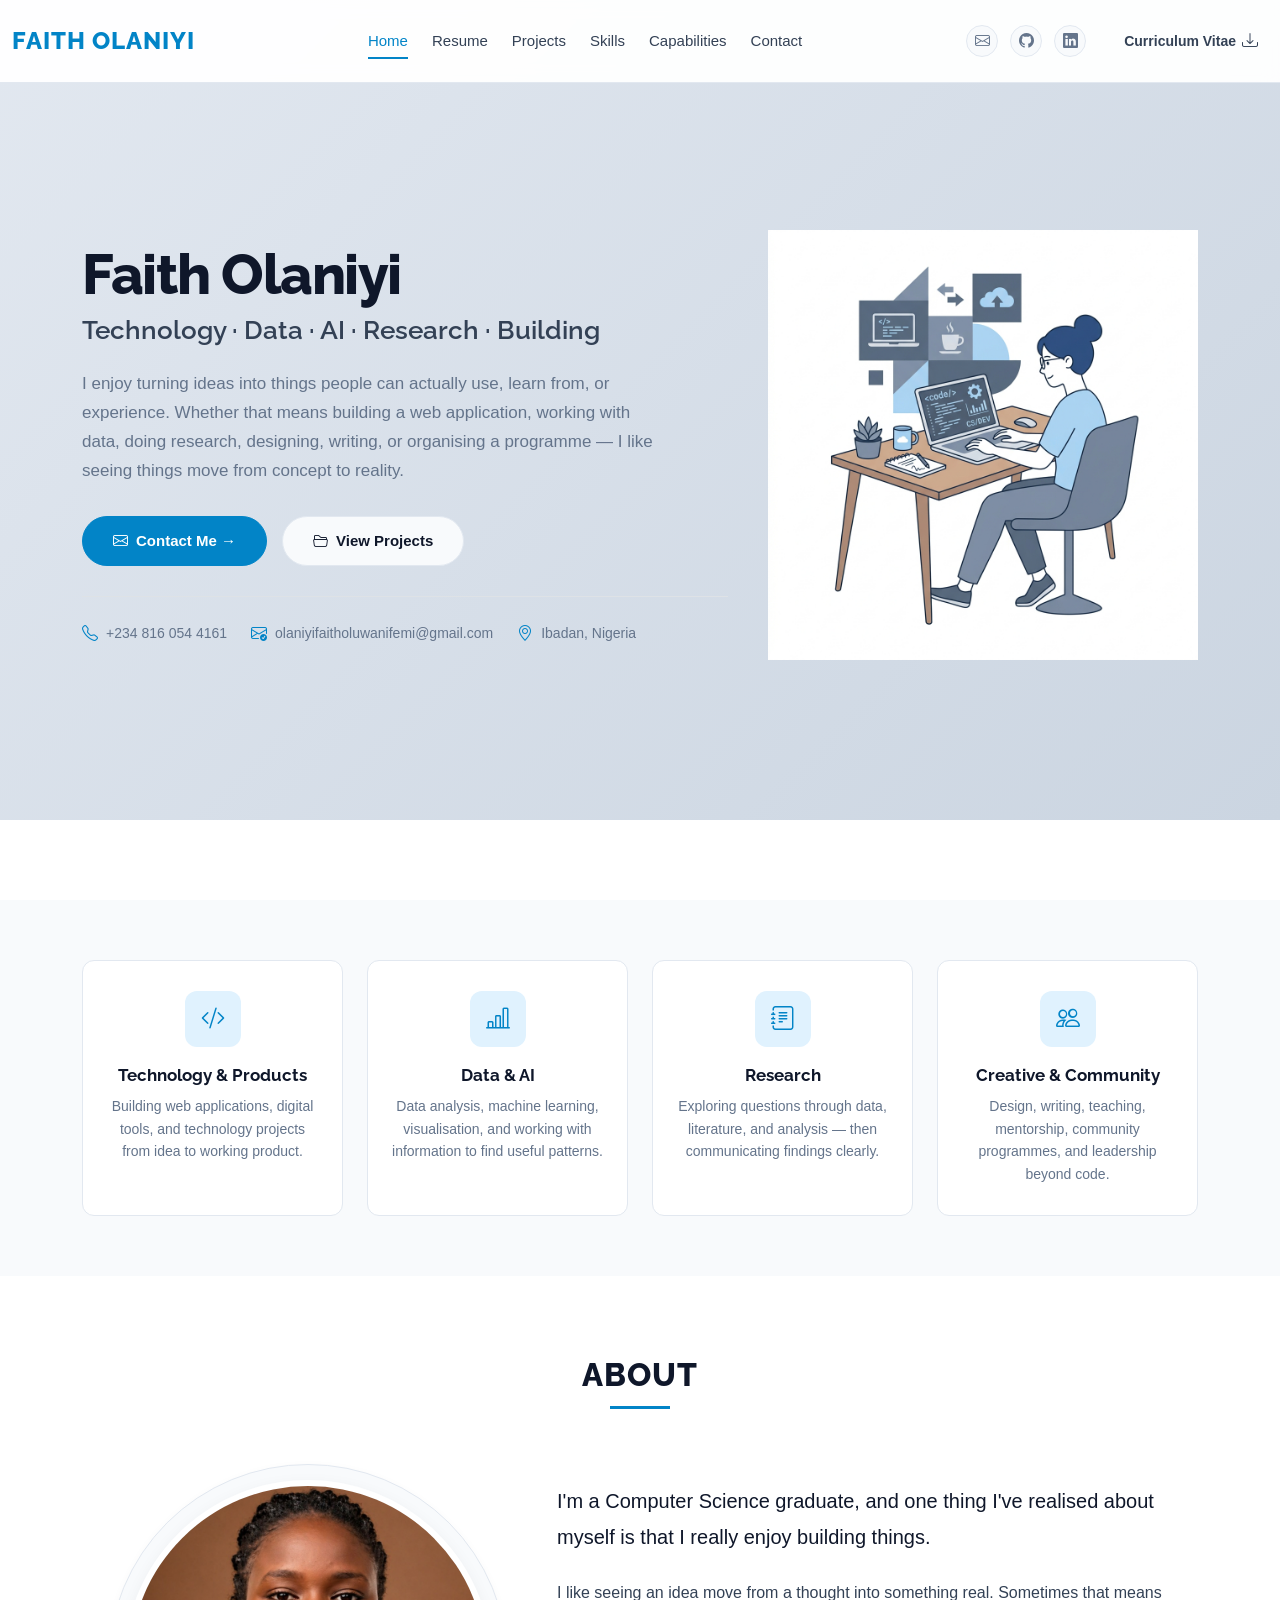
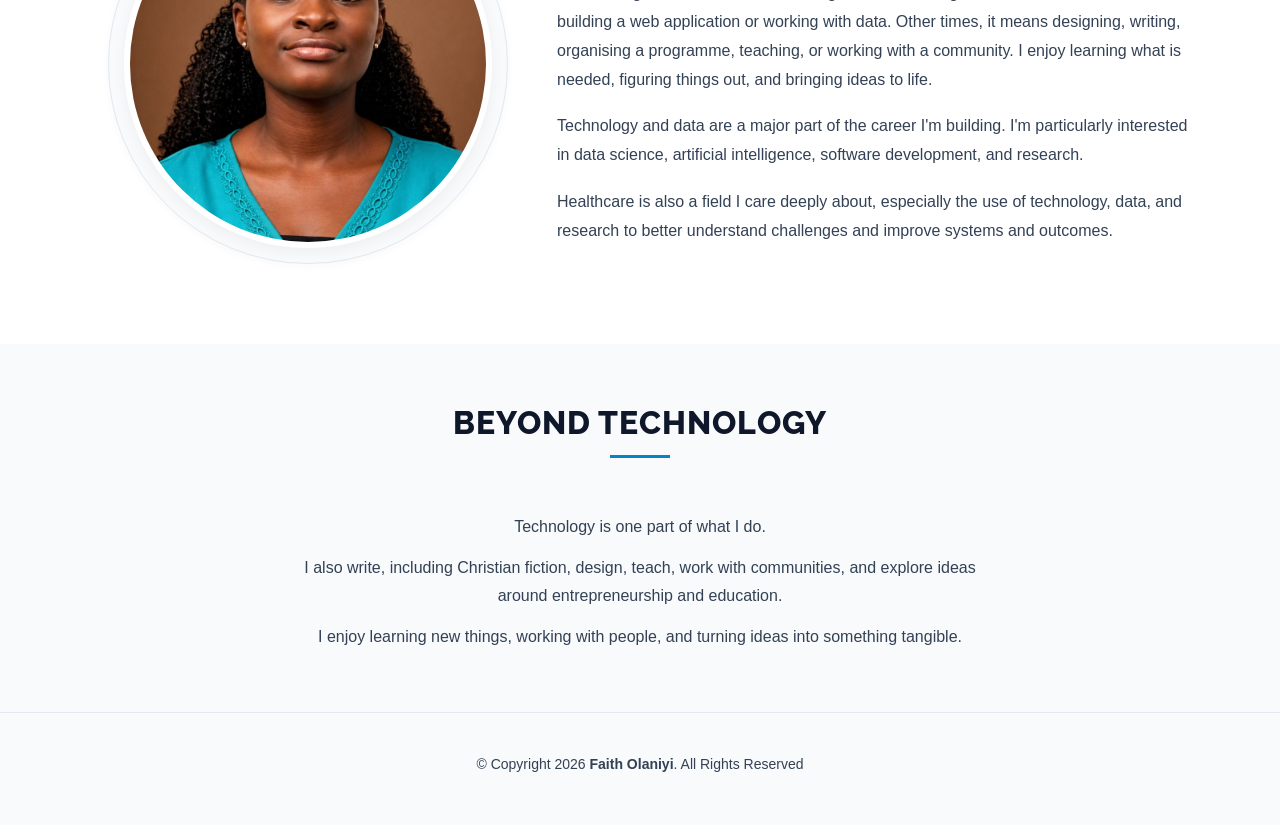
<file: index.html>
<!DOCTYPE html>
<html lang="en">

<head>
  <meta charset="utf-8">
  <meta content="width=device-width, initial-scale=1.0" name="viewport">

  <title>Faith Olaniyi | Computer Science · Technology · Data · AI · Research</title>
  <meta
    content="Faith Olaniyi — Computer Science graduate who enjoys building things across technology, data, AI, research, design, writing, and community work."
    name="description">
  <meta
    content="Computer Science, Technology, Data Science, AI, Research, Software Development, Web Development, Design, Writing, Healthcare, Portfolio"
    name="keywords">

  <!-- Favicons -->
  <link
    href="data:image/svg+xml,<svg xmlns=%22http://www.w3.org/2000/svg%22 viewBox=%220 0 100 100%22><text y=%22.9em%22 font-size=%2290%22>💡</text></svg>"
    rel="icon">

  <!-- Google Fonts -->
  <link
    href="https://fonts.googleapis.com/css?family=Open+Sans:300,300i,400,400i,600,600i,700,700i|Raleway:300,300i,400,400i,500,500i,600,600i,700,700i|Poppins:300,300i,400,400i,500,500i,600,600i,700,700i"
    rel="stylesheet">

  <!-- Vendor CSS Files -->
  <link href="assets/vendor/aos/aos.css" rel="stylesheet">
  <link href="assets/vendor/bootstrap/css/bootstrap.min.css" rel="stylesheet">
  <link href="assets/vendor/bootstrap-icons/bootstrap-icons.css" rel="stylesheet">
  <link href="assets/vendor/boxicons/css/boxicons.min.css" rel="stylesheet">
  <link href="assets/vendor/glightbox/css/glightbox.min.css" rel="stylesheet">
  <link href="assets/vendor/swiper/swiper-bundle.min.css" rel="stylesheet">

  <!-- Template Main CSS File -->
  <link href="assets/css/style.css" rel="stylesheet">
</head>

<body>

  <!-- ======= Header ======= -->
  <header id="header" class="fixed-top">
    <div class="container-fluid d-flex justify-content-between align-items-center">

      <h1 class="logo me-auto me-lg-0"><a href="index.html"><span class="d-none d-sm-inline">FAITH </span><span class="d-none d-sm-inline">OLANIYI</span><span class="d-inline d-sm-none logo-initials">F<span>O</span></span></a></h1>

      <nav id="navbar" class="navbar order-last order-lg-0">
        <ul>
          <li><a class="active" href="index.html">Home</a></li>
          <li><a href="resume.html">Resume</a></li>
          <li><a href="portfolio.html">Projects</a></li>
          <li><a href="skills.html">Skills</a></li>
          <li><a href="services.html">Capabilities</a></li>
          <li><a href="contact.html">Contact</a></li>
        </ul>
        <i class="bi bi-list mobile-nav-toggle"></i>
      </nav><!-- .navbar -->

      <div class="header-social-links d-flex align-items-center">
        <a href="mailto:olaniyifaitholuwanifemi@gmail.com" class="email" title="Email"><i class="bi bi-envelope"></i></a>
        <a href="https://github.com/faithopia21" class="github" target="_blank" rel="noopener" title="GitHub"><i
            class="bi bi-github"></i></a>
        <a href="https://www.linkedin.com/in/faith-oluwanifemi-olaniyi/" class="linkedin" target="_blank" rel="noopener"
          title="LinkedIn"><i class="bi bi-linkedin"></i></a>
        <a href="https://drive.google.com/file/d/1fK7VQ63QdgI-5WzIGxOB3n0c2hFwh9i8/view?usp=drive_link" target="_blank"
          rel="noopener" class="header-cv-link ms-3" title="View Curriculum Vitae (Google Drive)">
          <span class="d-none d-md-inline">Curriculum Vitae</span>
          <span class="d-inline d-md-none">CV</span>
          <i class="bi bi-download"></i>
        </a>
      </div>

    </div>

  </header><!-- End Header -->

  <!-- ======= Mobile Nav Overlay (sibling of header — not inside it) ======= -->
  <!-- Keeping this outside #header avoids the backdrop-filter containing-block bug -->
  <div id="mobile-nav-overlay" aria-hidden="true">
    <div id="mobile-nav-drawer">
      <div id="mobile-nav-close">
        <i class="bi bi-x mobile-nav-close-icon" aria-label="Close menu"></i>
      </div>
      <nav>
        <ul>
          <li><a class="active" href="index.html">Home</a></li>
          <li><a href="resume.html">Resume</a></li>
          <li><a href="portfolio.html">Projects</a></li>
          <li><a href="skills.html">Skills</a></li>
          <li><a href="services.html">Capabilities</a></li>
          <li><a href="contact.html">Contact</a></li>
        </ul>
      </nav>
    </div>
  </div><!-- End Mobile Nav Overlay -->

  <!-- ======= Hero Section ======= -->
  <section id="hero">
    <div class="container" data-aos="zoom-in" data-aos-delay="100">
      <div class="hero-content">
        <div class="hero-left text-start">
          <h1>Faith Olaniyi</h1>
          <h2>Technology · Data · AI · Research · Building</h2>
          <p class="hero-bio">
            I enjoy turning ideas into things people can actually use, learn from, or experience. Whether that means building a web application, working with data, doing research, designing, writing, or organising a programme — I like seeing things move from concept to reality.
          </p>
          <div class="hero-btns">
            <a href="contact.html" class="btn-primary-blue"><i class="bi bi-envelope"></i> Contact Me &rarr;</a>
            <a href="portfolio.html" class="btn-secondary-blue"><i class="bi bi-folder2-open"></i> View Projects</a>
          </div>
          <div class="hero-contact-footer mt-4 pt-4 border-top">
            <div class="hero-contact-item">
              <i class="bi bi-telephone"></i>
              <a href="tel:+2348160544161">+234 816 054 4161</a>
            </div>
            <div class="hero-contact-item">
              <i class="bi bi-envelope-check"></i>
              <a href="mailto:olaniyifaitholuwanifemi@gmail.com">olaniyifaitholuwanifemi@gmail.com</a>
            </div>
            <div class="hero-contact-item">
              <i class="bi bi-geo-alt"></i>
              <span>Ibadan, Nigeria</span>
            </div>
          </div>
        </div>
        <div class="hero-right">
          <img src="assets/img/hero-illustration.jpg" alt="Developer Illustration" class="hero-illustration light-mode-img">
          <img src="assets/img/hero-illustration-dark.jpg" alt="Developer Illustration" class="hero-illustration dark-mode-img">
        </div>
      </div>
    </div>
  </section><!-- End Hero -->

  <main id="main">

    <!-- ======= Focus Areas Section (replacing Stats) ======= -->
    <section id="focus-areas" class="focus-areas section-bg">
      <div class="container" data-aos="fade-up">

        <div class="row justify-content-center g-4">
          <div class="col-lg-3 col-md-6">
            <div class="focus-card">
              <div class="focus-card-icon">
                <i class="bi bi-code-slash"></i>
              </div>
              <h4>Technology & Products</h4>
              <p>Building web applications, digital tools, and technology projects from idea to working product.</p>
            </div>
          </div>

          <div class="col-lg-3 col-md-6">
            <div class="focus-card">
              <div class="focus-card-icon">
                <i class="bi bi-bar-chart-line"></i>
              </div>
              <h4>Data & AI</h4>
              <p>Data analysis, machine learning, visualisation, and working with information to find useful patterns.</p>
            </div>
          </div>

          <div class="col-lg-3 col-md-6">
            <div class="focus-card">
              <div class="focus-card-icon">
                <i class="bi bi-journal-text"></i>
              </div>
              <h4>Research</h4>
              <p>Exploring questions through data, literature, and analysis — then communicating findings clearly.</p>
            </div>
          </div>

          <div class="col-lg-3 col-md-6">
            <div class="focus-card">
              <div class="focus-card-icon">
                <i class="bi bi-people"></i>
              </div>
              <h4>Creative & Community</h4>
              <p>Design, writing, teaching, mentorship, community programmes, and leadership beyond code.</p>
            </div>
          </div>
        </div>

      </div>
    </section><!-- End Focus Areas Section -->

    <!-- ======= About Section ======= -->
    <section id="about" class="about-section">
      <div class="container" data-aos="fade-up">

        <div class="section-title">
          <h2>About</h2>
        </div>

        <div class="row align-items-center gy-5">
          <div class="col-lg-5 d-flex justify-content-center" data-aos="fade-right" data-aos-delay="100">
            <div class="profile-image-container about-profile-img">
              <img src="assets/img/porfolio pic.jpg" alt="Faith Olaniyi Profile Picture">
            </div>
          </div>
          <div class="col-lg-7" data-aos="fade-left" data-aos-delay="200">
            <div class="about-content">
              <p class="fs-5 fw-medium mb-4" style="color: var(--text-primary);">
                I'm a Computer Science graduate, and one thing I've realised about myself is that I really enjoy building things.
              </p>
              <p>
                I like seeing an idea move from a thought into something real. Sometimes that means building a web application or working with data. Other times, it means designing, writing, organising a programme, teaching, or working with a community. I enjoy learning what is needed, figuring things out, and bringing ideas to life.
              </p>
              <p>
                Technology and data are a major part of the career I'm building. I'm particularly interested in data science, artificial intelligence, software development, and research.
              </p>
              <p>
                Healthcare is also a field I care deeply about, especially the use of technology, data, and research to better understand challenges and improve systems and outcomes.
              </p>
            </div>
          </div>
        </div>

      </div>
    </section><!-- End About Section -->

    <!-- ======= Beyond Technology Section ======= -->
    <section id="beyond-tech" class="beyond-tech-section section-bg">
      <div class="container" data-aos="fade-up">

        <div class="section-title">
          <h2>Beyond Technology</h2>
        </div>

        <div class="beyond-tech-card">
          <p>
            Technology is one part of what I do.
          </p>
          <p>
            I also write, including Christian fiction, design, teach, work with communities, and explore ideas around entrepreneurship and education.
          </p>
          <p>
            I enjoy learning new things, working with people, and turning ideas into something tangible.
          </p>
        </div>

      </div>
    </section><!-- End Beyond Technology Section -->


  </main><!-- End #main -->

  <!-- ======= Footer ======= -->
  <footer id="footer">
    <div class="container">
      <div class="copyright">
        &copy; Copyright 2026 <strong><span>Faith Olaniyi</span></strong>. All Rights Reserved
      </div>
    </div>
  </footer><!-- End Footer -->

  <div id="preloader"></div>
  <a href="#" class="back-to-top d-flex align-items-center justify-content-center"><i
      class="bi bi-arrow-up-short"></i></a>

  <!-- Vendor JS Files -->
  <script src="assets/vendor/purecounter/purecounter_vanilla.js"></script>
  <script src="assets/vendor/aos/aos.js"></script>
  <script src="assets/vendor/bootstrap/js/bootstrap.bundle.min.js"></script>
  <script src="assets/vendor/glightbox/js/glightbox.min.js"></script>
  <script src="assets/vendor/isotope-layout/isotope.pkgd.min.js"></script>
  <script src="assets/vendor/swiper/swiper-bundle.min.js"></script>
  <script src="assets/vendor/waypoints/noframework.waypoints.js"></script>
  <script src="assets/vendor/php-email-form/validate.js"></script>

  <!-- Template Main JS File -->
  <script src="assets/js/main.js"></script>

</body>

</html>
</file>
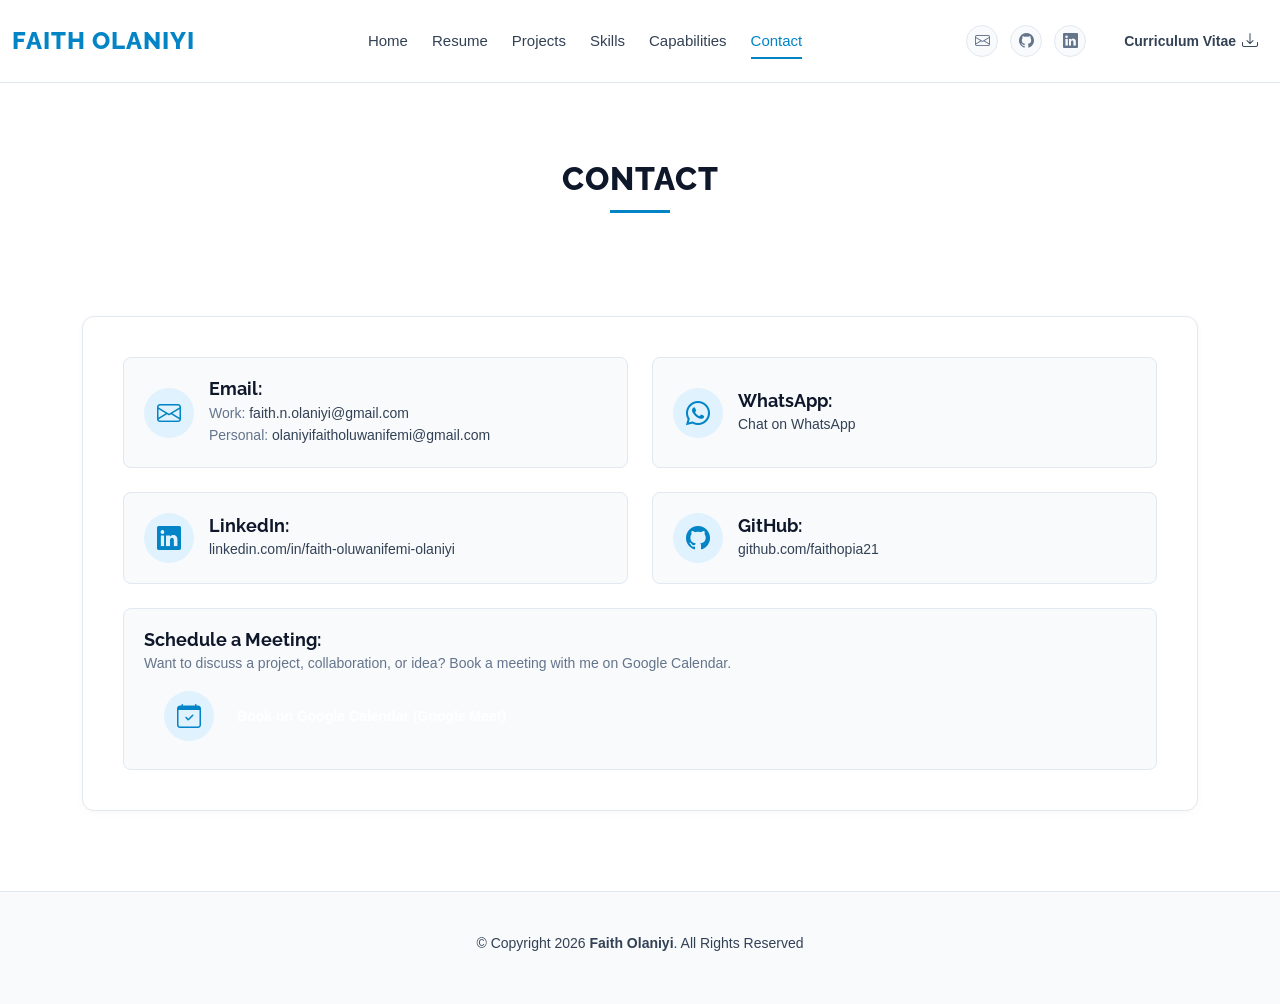
<file: contact.html>
<!DOCTYPE html>
<html lang="en">

<head>
  <meta charset="utf-8">
  <meta content="width=device-width, initial-scale=1.0" name="viewport">

  <title>Contact | Faith Olaniyi</title>
  <meta
    content="Faith Olaniyi — Computer Science graduate who enjoys building things across technology, data, AI, research, design, writing, and community work."
    name="description">
  <meta
    content="Computer Science, Technology, Data Science, AI, Research, Software Development, Web Development, Design, Writing, Healthcare, Portfolio"
    name="keywords">

  <!-- Favicons -->
  <link
    href="data:image/svg+xml,<svg xmlns=%22http://www.w3.org/2000/svg%22 viewBox=%220 0 100 100%22><text y=%22.9em%22 font-size=%2290%22>💡</text></svg>"
    rel="icon">

  <!-- Google Fonts -->
  <link
    href="https://fonts.googleapis.com/css?family=Open+Sans:300,300i,400,400i,600,600i,700,700i|Raleway:300,300i,400,400i,500,500i,600,600i,700,700i|Poppins:300,300i,400,400i,500,500i,600,600i,700,700i"
    rel="stylesheet">

  <!-- Vendor CSS Files -->
  <link href="assets/vendor/aos/aos.css" rel="stylesheet">
  <link href="assets/vendor/bootstrap/css/bootstrap.min.css" rel="stylesheet">
  <link href="assets/vendor/bootstrap-icons/bootstrap-icons.css" rel="stylesheet">
  <link href="assets/vendor/boxicons/css/boxicons.min.css" rel="stylesheet">
  <link href="assets/vendor/glightbox/css/glightbox.min.css" rel="stylesheet">
  <link href="assets/vendor/swiper/swiper-bundle.min.css" rel="stylesheet">

  <!-- Template Main CSS File -->
  <link href="assets/css/style.css" rel="stylesheet">

</head>

<body>

  <!-- ======= Header ======= -->
  <header id="header" class="fixed-top">
    <div class="container-fluid d-flex justify-content-between align-items-center">

      <h1 class="logo me-auto me-lg-0"><a href="index.html"><span class="d-none d-sm-inline">FAITH </span><span class="d-none d-sm-inline">OLANIYI</span><span class="d-inline d-sm-none logo-initials">F<span>O</span></span></a></h1>

      <nav id="navbar" class="navbar order-last order-lg-0">
        <ul>
          <li><a href="index.html">Home</a></li>
          <li><a href="resume.html">Resume</a></li>
          <li><a href="portfolio.html">Projects</a></li>
          <li><a href="skills.html">Skills</a></li>
          <li><a href="services.html">Capabilities</a></li>
          <li><a class="active" href="contact.html">Contact</a></li>
        </ul>
        <i class="bi bi-list mobile-nav-toggle"></i>
      </nav><!-- .navbar -->

      <div class="header-social-links d-flex align-items-center">
        <a href="mailto:olaniyifaitholuwanifemi@gmail.com" class="email" title="Email"><i class="bi bi-envelope"></i></a>
        <a href="https://github.com/faithopia21" class="github" target="_blank" rel="noopener" title="GitHub"><i
            class="bi bi-github"></i></a>
        <a href="https://www.linkedin.com/in/faith-oluwanifemi-olaniyi/" class="linkedin" target="_blank" rel="noopener"
          title="LinkedIn"><i class="bi bi-linkedin"></i></a>
        <a href="https://drive.google.com/file/d/1fK7VQ63QdgI-5WzIGxOB3n0c2hFwh9i8/view?usp=drive_link" target="_blank"
          rel="noopener" class="header-cv-link ms-3" title="View Curriculum Vitae (Google Drive)">
          <span class="d-none d-md-inline">Curriculum Vitae</span>
          <span class="d-inline d-md-none">CV</span>
          <i class="bi bi-download"></i>
        </a>
      </div>

    </div>

  </header><!-- End Header -->

  <!-- ======= Mobile Nav Overlay (sibling of header — not inside it) ======= -->
  <div id="mobile-nav-overlay" aria-hidden="true">
    <div id="mobile-nav-drawer">
      <div id="mobile-nav-close">
        <i class="bi bi-x mobile-nav-close-icon" aria-label="Close menu"></i>
      </div>
      <nav>
        <ul>
          <li><a href="index.html">Home</a></li>
          <li><a href="resume.html">Resume</a></li>
          <li><a href="portfolio.html">Projects</a></li>
          <li><a href="skills.html">Skills</a></li>
          <li><a href="services.html">Capabilities</a></li>
          <li><a class="active" href="contact.html">Contact</a></li>
        </ul>
      </nav>
    </div>
  </div><!-- End Mobile Nav Overlay -->

  <main id="main">

    <!-- ======= Contact Section ======= -->
    <section id="contact" class="contact">
      <div class="container" data-aos="fade-up">

        <div class="section-title">
          <h2>Contact</h2>
          <!-- <p>Magnam dolores commodi suscipit. Necessitatibus eius consequatur ex aliquid fuga eum quidem. Sit sint consectetur velit. Quisquam quos quisquam cupiditate. Et nemo qui impedit suscipit alias ea. Quia fugiat sit in iste officiis commodi quidem hic quas.</p> -->
        </div>

        <div class="row mt-5">

          <div class="col-lg-12">
            <div class="info">
              <div class="row g-4">
                <!-- Email -->
                <div class="col-md-6">
                  <div class="info-item">
                    <i class="bi bi-envelope"></i>
                    <div>
                      <h4>Email:</h4>
                      <p>Work: <a href="mailto:faith.n.olaniyi@gmail.com">faith.n.olaniyi@gmail.com</a></p>
                      <p>Personal: <a
                          href="mailto:olaniyifaitholuwanifemi@gmail.com">olaniyifaitholuwanifemi@gmail.com</a></p>
                    </div>
                  </div>
                </div>

                <!-- WhatsApp -->
                <div class="col-md-6">
                  <div class="info-item">
                    <i class="bi bi-whatsapp"></i>
                    <div>
                      <h4>WhatsApp:</h4>
                      <p><a href="https://wa.me/2348160544161" target="_blank" rel="noopener">Chat on WhatsApp</a></p>
                    </div>
                  </div>
                </div>

                <!-- LinkedIn -->
                <div class="col-md-6">
                  <div class="info-item">
                    <i class="bi bi-linkedin"></i>
                    <div>
                      <h4>LinkedIn:</h4>
                      <p><a href="https://www.linkedin.com/in/faith-oluwanifemi-olaniyi/" target="_blank"
                          rel="noopener">linkedin.com/in/faith-oluwanifemi-olaniyi</a></p>
                    </div>
                  </div>
                </div>

                <!-- GitHub -->
                <div class="col-md-6">
                  <div class="info-item">
                    <i class="bi bi-github"></i>
                    <div>
                      <h4>GitHub:</h4>
                      <p><a href="https://github.com/faithopia21" target="_blank"
                          rel="noopener">github.com/faithopia21</a></p>
                    </div>
                  </div>
                </div>

                <!-- Schedule a Meeting -->
                <div class="col-12">
                  <div class="info-item">
                    <div>
                      <h4>Schedule a Meeting:</h4>
                      <p>Want to discuss a project, collaboration, or idea? Book a meeting with me on Google Calendar.</p>
                      <p class="mt-2">
                        <a href="https://calendar.app.google/kNX7QnzZQ3tZjwnj7" target="_blank" rel="noopener"
                          class="btn-live text-white"
                          style="display: inline-flex; align-items: center; gap: 8px; border-radius: 50px; padding: 8px 20px; font-size: 14px; font-weight: 600;">
                          <i class="bi bi-calendar-check"></i> Book on Google Calendar (Google Meet)
                        </a>
                      </p>
                    </div>
                  </div>
                </div>

              </div>
            </div>
          </div>

          <!-- <div class="col-lg-8 mt-5 mt-lg-0">

            <form action="forms/contact.php" method="post" role="form" class="php-email-form">
              <div class="row">
                <div class="col-md-6 form-group">
                  <input type="text" name="name" class="form-control" id="name" placeholder="Your Name" required>
                </div>
                <div class="col-md-6 form-group mt-3 mt-md-0">
                  <input type="email" class="form-control" name="email" id="email" placeholder="Your Email" required>
                </div>
              </div>
              <div class="form-group mt-3">
                <input type="text" class="form-control" name="subject" id="subject" placeholder="Subject" required>
              </div>
              <div class="form-group mt-3">
                <textarea class="form-control" name="message" rows="5" placeholder="Message" required></textarea>
              </div>
              <div class="my-3">
                <div class="loading">Loading</div>
                <div class="error-message"></div>
                <div class="sent-message">Your message has been sent. Thank you!</div>
              </div>
              <div class="text-center"><button type="submit">Send Message</button></div>
            </form>

          </div> -->

        </div>

      </div>
    </section><!-- End Contact Section -->

  </main><!-- End #main -->

  <!-- ======= Footer ======= -->
  <footer id="footer">
    <div class="container">
      <div class="copyright">
        &copy; Copyright 2026 <strong><span>Faith Olaniyi</span></strong>. All Rights Reserved
      </div>
    </div>
  </footer><!-- End Footer -->

  <div id="preloader"></div>
  <a href="#" class="back-to-top d-flex align-items-center justify-content-center"><i
      class="bi bi-arrow-up-short"></i></a>

  <!-- Vendor JS Files -->
  <script src="assets/vendor/purecounter/purecounter_vanilla.js"></script>
  <script src="assets/vendor/aos/aos.js"></script>
  <script src="assets/vendor/bootstrap/js/bootstrap.bundle.min.js"></script>
  <script src="assets/vendor/glightbox/js/glightbox.min.js"></script>
  <script src="assets/vendor/isotope-layout/isotope.pkgd.min.js"></script>
  <script src="assets/vendor/swiper/swiper-bundle.min.js"></script>
  <script src="assets/vendor/waypoints/noframework.waypoints.js"></script>
  <script src="assets/vendor/php-email-form/validate.js"></script>

  <!-- Template Main JS File -->
  <script src="assets/js/main.js"></script>

</body>

</html>
</file>
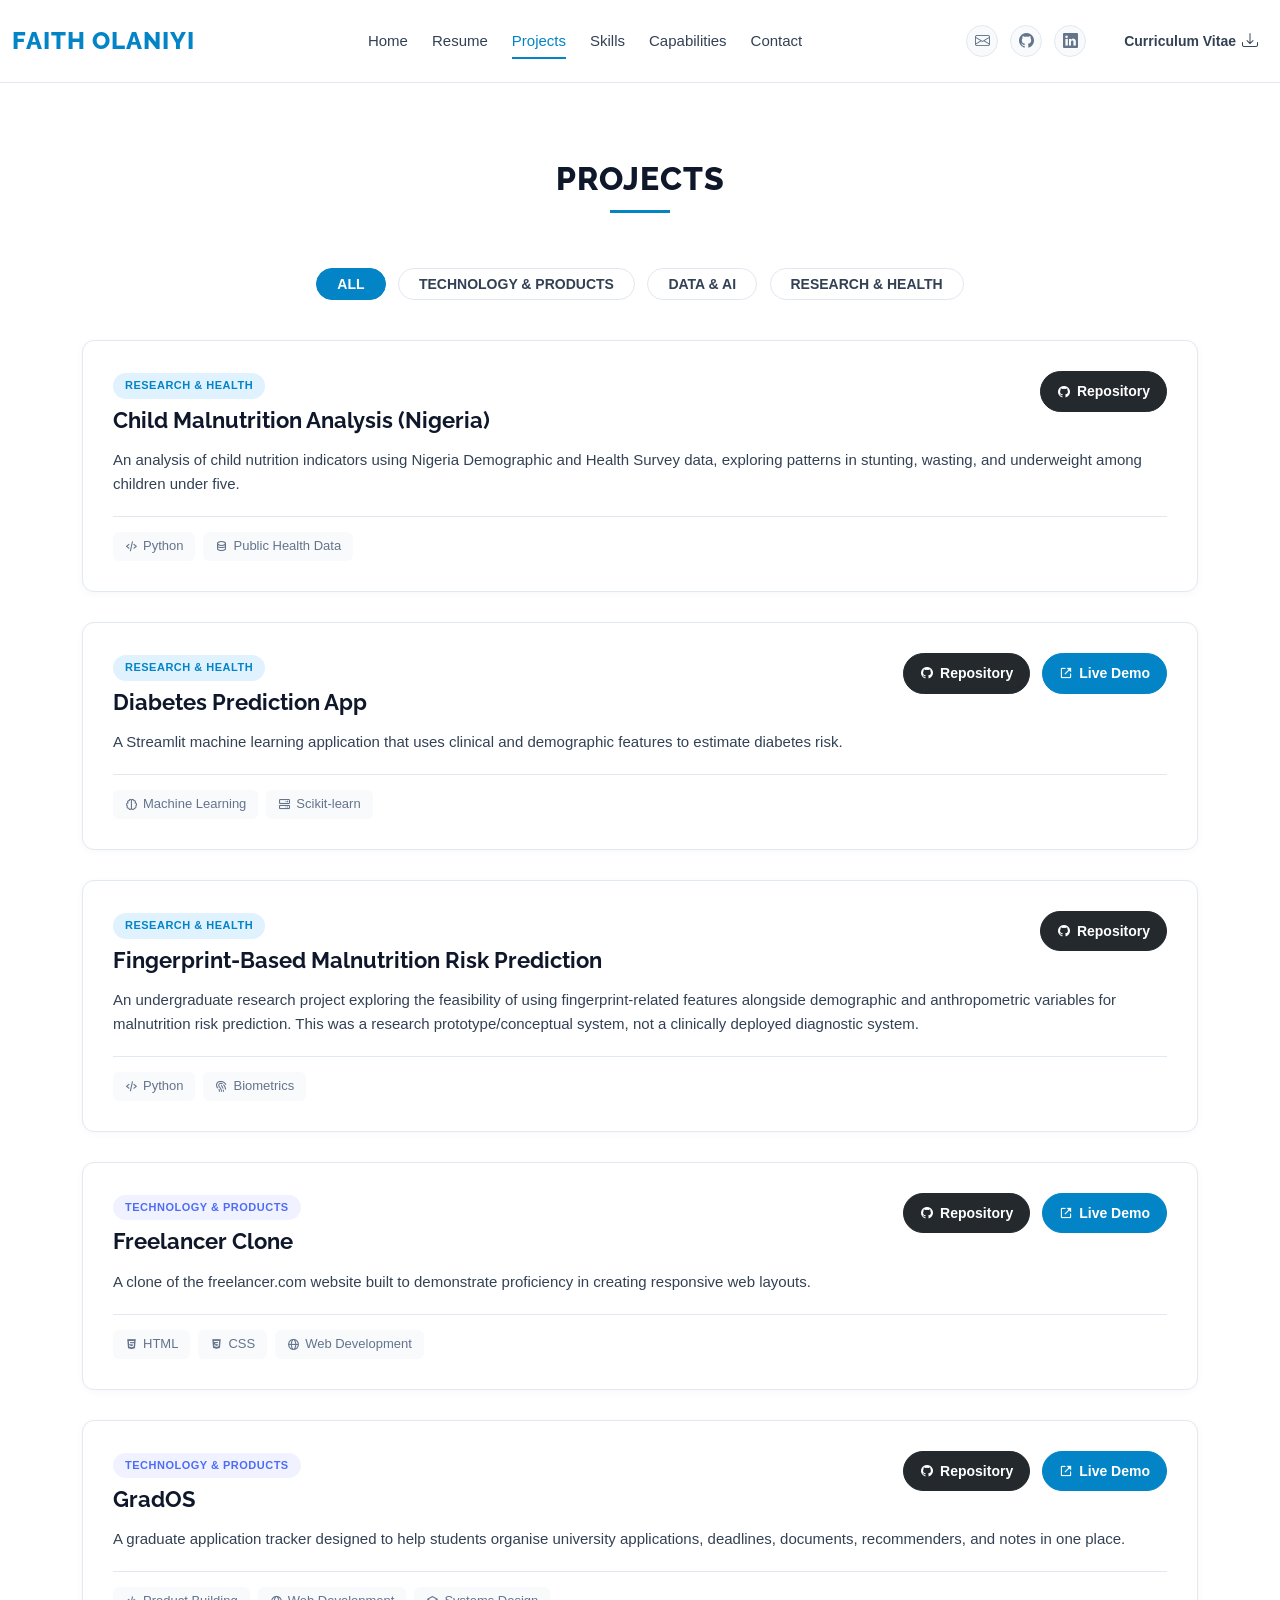
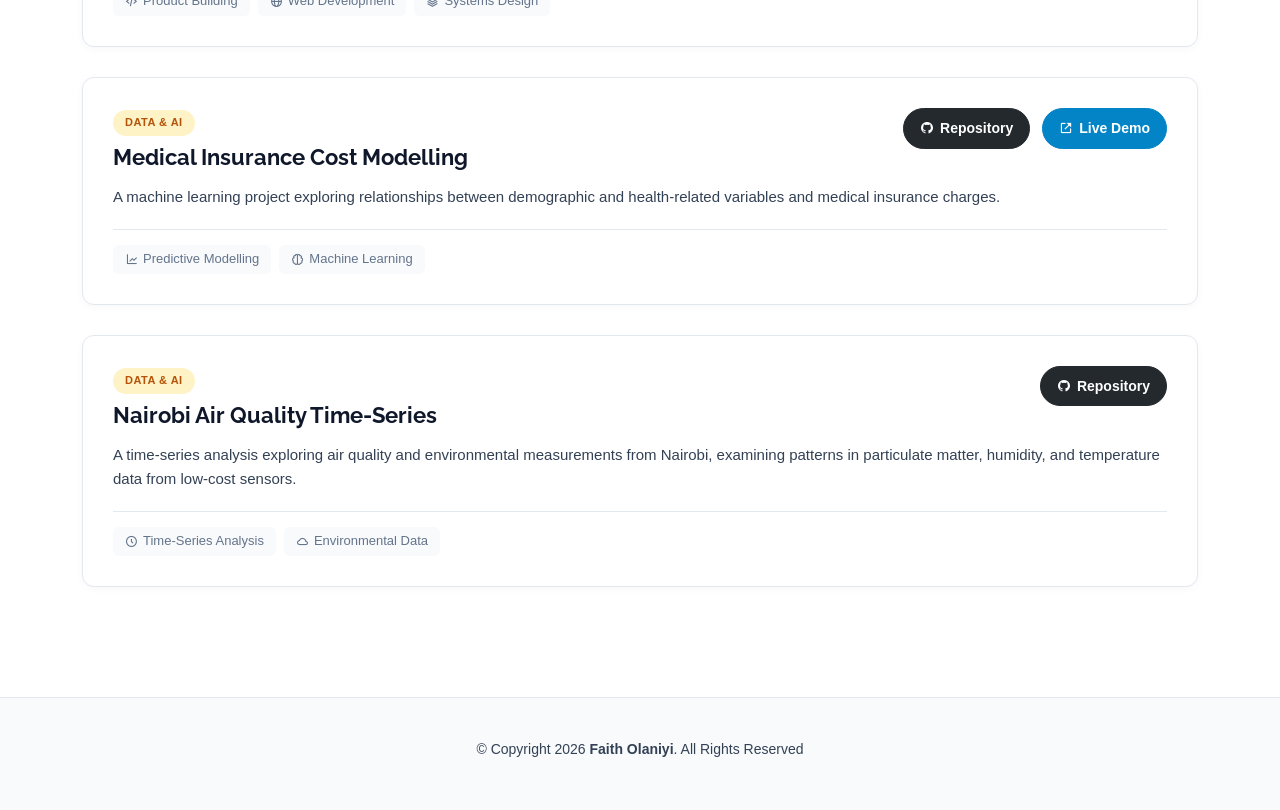
<file: portfolio.html>
<!DOCTYPE html>
<html lang="en">

<head>
  <meta charset="utf-8">
  <meta content="width=device-width, initial-scale=1.0" name="viewport">

  <title>Projects | Faith Olaniyi</title>
  <meta content="Faith Olaniyi — Computer Science graduate who enjoys building things across technology, data, AI, research, design, writing, and community work." name="description">
  <meta content="Computer Science, Technology, Data Science, AI, Research, Software Development, Web Development, Design, Writing, Healthcare, Portfolio" name="keywords">

  <!-- Favicons -->
  <link href="data:image/svg+xml,<svg xmlns=%22http://www.w3.org/2000/svg%22 viewBox=%220 0 100 100%22><text y=%22.9em%22 font-size=%2290%22>💡</text></svg>" rel="icon">

  <!-- Google Fonts -->
  <link href="https://fonts.googleapis.com/css?family=Open+Sans:300,300i,400,400i,600,600i,700,700i|Raleway:300,300i,400,400i,500,500i,600,600i,700,700i|Poppins:300,300i,400,400i,500,500i,600,600i,700,700i" rel="stylesheet">

  <!-- Vendor CSS Files -->
  <link href="assets/vendor/aos/aos.css" rel="stylesheet">
  <link href="assets/vendor/bootstrap/css/bootstrap.min.css" rel="stylesheet">
  <link href="assets/vendor/bootstrap-icons/bootstrap-icons.css" rel="stylesheet">
  <link href="assets/vendor/boxicons/css/boxicons.min.css" rel="stylesheet">
  <link href="assets/vendor/glightbox/css/glightbox.min.css" rel="stylesheet">
  <link href="assets/vendor/swiper/swiper-bundle.min.css" rel="stylesheet">

  <!-- Template Main CSS File -->
  <link href="assets/css/style.css" rel="stylesheet">

</head>

<body>

  <!-- ======= Header ======= -->
  <header id="header" class="fixed-top">
    <div class="container-fluid d-flex justify-content-between align-items-center">

      <h1 class="logo me-auto me-lg-0"><a href="index.html"><span class="d-none d-sm-inline">FAITH </span><span class="d-none d-sm-inline">OLANIYI</span><span class="d-inline d-sm-none logo-initials">F<span>O</span></span></a></h1>

      <nav id="navbar" class="navbar order-last order-lg-0">
        <ul>
          <li><a href="index.html">Home</a></li>
          <li><a href="resume.html">Resume</a></li>
          <li><a class="active" href="portfolio.html">Projects</a></li>
          <li><a href="skills.html">Skills</a></li>
          <li><a href="services.html">Capabilities</a></li>
          <li><a href="contact.html">Contact</a></li>
        </ul>
        <i class="bi bi-list mobile-nav-toggle"></i>
      </nav><!-- .navbar -->

      <div class="header-social-links d-flex align-items-center">
        <a href="mailto:olaniyifaitholuwanifemi@gmail.com" class="email" title="Email"><i class="bi bi-envelope"></i></a>
        <a href="https://github.com/faithopia21" class="github" target="_blank" rel="noopener" title="GitHub"><i class="bi bi-github"></i></a>
        <a href="https://www.linkedin.com/in/faith-oluwanifemi-olaniyi/" class="linkedin" target="_blank" rel="noopener" title="LinkedIn"><i class="bi bi-linkedin"></i></a>
        <a href="https://drive.google.com/file/d/1fK7VQ63QdgI-5WzIGxOB3n0c2hFwh9i8/view?usp=drive_link" target="_blank" rel="noopener" class="header-cv-link ms-3" title="View Curriculum Vitae (Google Drive)">
          <span class="d-none d-md-inline">Curriculum Vitae</span>
          <span class="d-inline d-md-none">CV</span>
          <i class="bi bi-download"></i>
        </a>
      </div>

    </div>

  </header><!-- End Header -->

  <!-- ======= Mobile Nav Overlay (sibling of header — not inside it) ======= -->
  <div id="mobile-nav-overlay" aria-hidden="true">
    <div id="mobile-nav-drawer">
      <div id="mobile-nav-close">
        <i class="bi bi-x mobile-nav-close-icon" aria-label="Close menu"></i>
      </div>
      <nav>
        <ul>
          <li><a href="index.html">Home</a></li>
          <li><a href="resume.html">Resume</a></li>
          <li><a class="active" href="portfolio.html">Projects</a></li>
          <li><a href="skills.html">Skills</a></li>
          <li><a href="services.html">Capabilities</a></li>
          <li><a href="contact.html">Contact</a></li>
        </ul>
      </nav>
    </div>
  </div><!-- End Mobile Nav Overlay -->

  <main id="main">

    <!-- ======= Portfolio Section ======= -->
    <section id="portfolio" class="portfolio">
      <div class="container" data-aos="fade-up">

        <div class="section-title">
          <h2>Projects</h2>
        </div>

        <div class="row" data-aos="fade-up" data-aos-delay="100">
          <div class="col-lg-12 d-flex justify-content-center">
            <ul id="portfolio-flters">
              <li data-filter="*" class="filter-active">All</li>
              <li data-filter=".filter-tech">Technology &amp; Products</li>
              <li data-filter=".filter-data-ai">Data &amp; AI</li>
              <li data-filter=".filter-research">Research &amp; Health</li>
            </ul>
          </div>
        </div>

        <div class="row portfolio-container" data-aos="fade-up" data-aos-delay="200">

          <!-- Project: Child Malnutrition Nigeria -->
          <div class="col-lg-12 portfolio-item filter-research">
            <div class="portfolio-item-content">
              <div class="project-header">
                <div>
                  <span class="project-badge research">Research &amp; Health</span>
                  <h3 class="project-title">Child Malnutrition Analysis (Nigeria)</h3>
                </div>
                <div class="project-links">
                  <a href="https://github.com/faithopia21/child-malnutrition-nigeria" target="_blank" rel="noopener" class="btn-github" title="GitHub Repository">
                    <i class="bx bxl-github"></i> Repository
                  </a>
                </div>
              </div>
              <p class="project-description">
                An analysis of child nutrition indicators using Nigeria Demographic and Health Survey data, exploring patterns in stunting, wasting, and underweight among children under five.
              </p>
              <div class="project-meta">
                <div class="project-tags">
                  <span class="tag"><i class="bx bx-code-alt"></i> Python</span>
                  <span class="tag"><i class="bx bx-data"></i> Public Health Data</span>
                </div>
              </div>
            </div>
          </div>

          <!-- Project: Diabetes Risk Prediction App -->
          <div class="col-lg-12 portfolio-item filter-research">
            <div class="portfolio-item-content">
              <div class="project-header">
                <div>
                  <span class="project-badge research">Research &amp; Health</span>
                  <h3 class="project-title">Diabetes Prediction App</h3>
                </div>
                <div class="project-links">
                  <a href="https://github.com/faithopia21/diabetes-prediction-app" target="_blank" rel="noopener" class="btn-github" title="GitHub Repository">
                    <i class="bx bxl-github"></i> Repository
                  </a>
                  <a href="https://diabetes-prediction-app-faithopia21.streamlit.app/" target="_blank" rel="noopener" class="btn-live" title="Live Demo">
                    <i class="bx bx-link-external"></i> Live Demo
                  </a>
                </div>
              </div>
              <p class="project-description">
                A Streamlit machine learning application that uses clinical and demographic features to estimate diabetes risk.
              </p>
              <div class="project-meta">
                <div class="project-tags">
                  <span class="tag"><i class="bx bx-brain"></i> Machine Learning</span>
                  <span class="tag"><i class="bx bx-server"></i> Scikit-learn</span>
                </div>
              </div>
            </div>
          </div>

          <!-- Project: Fingerprint-Based Malnutrition Risk Prediction System -->
          <div class="col-lg-12 portfolio-item filter-research">
            <div class="portfolio-item-content">
              <div class="project-header">
                <div>
                  <span class="project-badge research">Research &amp; Health</span>
                  <h3 class="project-title">Fingerprint-Based Malnutrition Risk Prediction</h3>
                </div>
                <div class="project-links">
                  <a href="https://github.com/faithopia21/Fingerprint-Based-Malnutrition-Risk-Prediction-System" target="_blank" rel="noopener" class="btn-github" title="GitHub Repository">
                    <i class="bx bxl-github"></i> Repository
                  </a>
                </div>
              </div>
              <p class="project-description">
                An undergraduate research project exploring the feasibility of using fingerprint-related features alongside demographic and anthropometric variables for malnutrition risk prediction. This was a research prototype/conceptual system, not a clinically deployed diagnostic system.
              </p>
              <div class="project-meta">
                <div class="project-tags">
                  <span class="tag"><i class="bx bx-code-alt"></i> Python</span>
                  <span class="tag"><i class="bx bx-fingerprint"></i> Biometrics</span>
                </div>
              </div>
            </div>
          </div>

          <!-- Project: Freelancer Clone -->
          <div class="col-lg-12 portfolio-item filter-tech">
            <div class="portfolio-item-content">
              <div class="project-header">
                <div>
                  <span class="project-badge engineering">Technology &amp; Products</span>
                  <h3 class="project-title">Freelancer Clone</h3>
                </div>
                <div class="project-links">
                  <a href="https://github.com/faithopia21/freelancer-clone" target="_blank" rel="noopener" class="btn-github" title="GitHub Repository">
                    <i class="bx bxl-github"></i> Repository
                  </a>
                  <a href="https://faithopia-freelancer.surge.sh/" target="_blank" rel="noopener" class="btn-live" title="Live Demo">
                    <i class="bx bx-link-external"></i> Live Demo
                  </a>
                </div>
              </div>
              <p class="project-description">
                A clone of the freelancer.com website built to demonstrate proficiency in creating responsive web layouts.
              </p>
              <div class="project-meta">
                <div class="project-tags">
                  <span class="tag"><i class="bx bxl-html5"></i> HTML</span>
                  <span class="tag"><i class="bx bxl-css3"></i> CSS</span>
                  <span class="tag"><i class="bx bx-globe"></i> Web Development</span>
                </div>
              </div>
            </div>
          </div>

          <!-- Project: GradOS -->
          <div class="col-lg-12 portfolio-item filter-tech">
            <div class="portfolio-item-content">
              <div class="project-header">
                <div>
                  <span class="project-badge engineering">Technology &amp; Products</span>
                  <h3 class="project-title">GradOS</h3>
                </div>
                <div class="project-links">
                  <a href="https://github.com/faithopia21/grados" target="_blank" rel="noopener" class="btn-github" title="GitHub Repository">
                    <i class="bx bxl-github"></i> Repository
                  </a>
                  <a href="https://mygrados.vercel.app/" target="_blank" rel="noopener" class="btn-live" title="Live Demo">
                    <i class="bx bx-link-external"></i> Live Demo
                  </a>
                </div>
              </div>
              <p class="project-description">
                A graduate application tracker designed to help students organise university applications, deadlines, documents, recommenders, and notes in one place.
              </p>
              <div class="project-meta">
                <div class="project-tags">
                  <span class="tag"><i class="bx bx-code-alt"></i> Product Building</span>
                  <span class="tag"><i class="bx bx-globe"></i> Web Development</span>
                  <span class="tag"><i class="bx bx-layer"></i> Systems Design</span>
                </div>
              </div>
            </div>
          </div>

          <!-- Project: Medical Insurance Cost Prediction -->
          <div class="col-lg-12 portfolio-item filter-data-ai">
            <div class="portfolio-item-content">
              <div class="project-header">
                <div>
                  <span class="project-badge data-ai">Data &amp; AI</span>
                  <h3 class="project-title">Medical Insurance Cost Modelling</h3>
                </div>
                <div class="project-links">
                  <a href="https://github.com/faithopia21/medical-insurance-cost-prediction" target="_blank" rel="noopener" class="btn-github" title="GitHub Repository">
                    <i class="bx bxl-github"></i> Repository
                  </a>
                  <a href="https://medical-annual-insurance-cost-predictor.streamlit.app/" target="_blank" rel="noopener" class="btn-live" title="Live Demo">
                    <i class="bx bx-link-external"></i> Live Demo
                  </a>
                </div>
              </div>
              <p class="project-description">
                A machine learning project exploring relationships between demographic and health-related variables and medical insurance charges.
              </p>
              <div class="project-meta">
                <div class="project-tags">
                  <span class="tag"><i class="bx bx-line-chart"></i> Predictive Modelling</span>
                  <span class="tag"><i class="bx bx-brain"></i> Machine Learning</span>
                </div>
              </div>
            </div>
          </div>

          <!-- Project: Nairobi Air Quality Time Series -->
          <div class="col-lg-12 portfolio-item filter-data-ai">
            <div class="portfolio-item-content">
              <div class="project-header">
                <div>
                  <span class="project-badge data-ai">Data &amp; AI</span>
                  <h3 class="project-title">Nairobi Air Quality Time-Series</h3>
                </div>
                <div class="project-links">
                  <a href="https://github.com/faithopia21/nairobi-air-quality-timeseries" target="_blank" rel="noopener" class="btn-github" title="GitHub Repository">
                    <i class="bx bxl-github"></i> Repository
                  </a>
                </div>
              </div>
              <p class="project-description">
                A time-series analysis exploring air quality and environmental measurements from Nairobi, examining patterns in particulate matter, humidity, and temperature data from low-cost sensors.
              </p>
              <div class="project-meta">
                <div class="project-tags">
                  <span class="tag"><i class="bx bx-time-five"></i> Time-Series Analysis</span>
                  <span class="tag"><i class="bx bx-cloud"></i> Environmental Data</span>
                </div>
              </div>
            </div>
          </div>

        </div>



      </div>
    </section><!-- End Portfolio Section -->

  </main><!-- End #main -->

  <!-- ======= Footer ======= -->
  <footer id="footer">
    <div class="container">
      <div class="copyright">
        &copy; Copyright 2026 <strong><span>Faith Olaniyi</span></strong>. All Rights Reserved
      </div>
    </div>
  </footer><!-- End Footer -->

  <div id="preloader"></div>
  <a href="#" class="back-to-top d-flex align-items-center justify-content-center"><i class="bi bi-arrow-up-short"></i></a>

  <!-- Vendor JS Files -->
  <script src="assets/vendor/purecounter/purecounter_vanilla.js"></script>
  <script src="assets/vendor/aos/aos.js"></script>
  <script src="assets/vendor/bootstrap/js/bootstrap.bundle.min.js"></script>
  <script src="assets/vendor/glightbox/js/glightbox.min.js"></script>
  <script src="assets/vendor/isotope-layout/isotope.pkgd.min.js"></script>
  <script src="assets/vendor/swiper/swiper-bundle.min.js"></script>
  <script src="assets/vendor/waypoints/noframework.waypoints.js"></script>
  <script src="assets/vendor/php-email-form/validate.js"></script>

  <!-- Template Main JS File -->
  <script src="assets/js/main.js"></script>

</body>

</html>
</file>
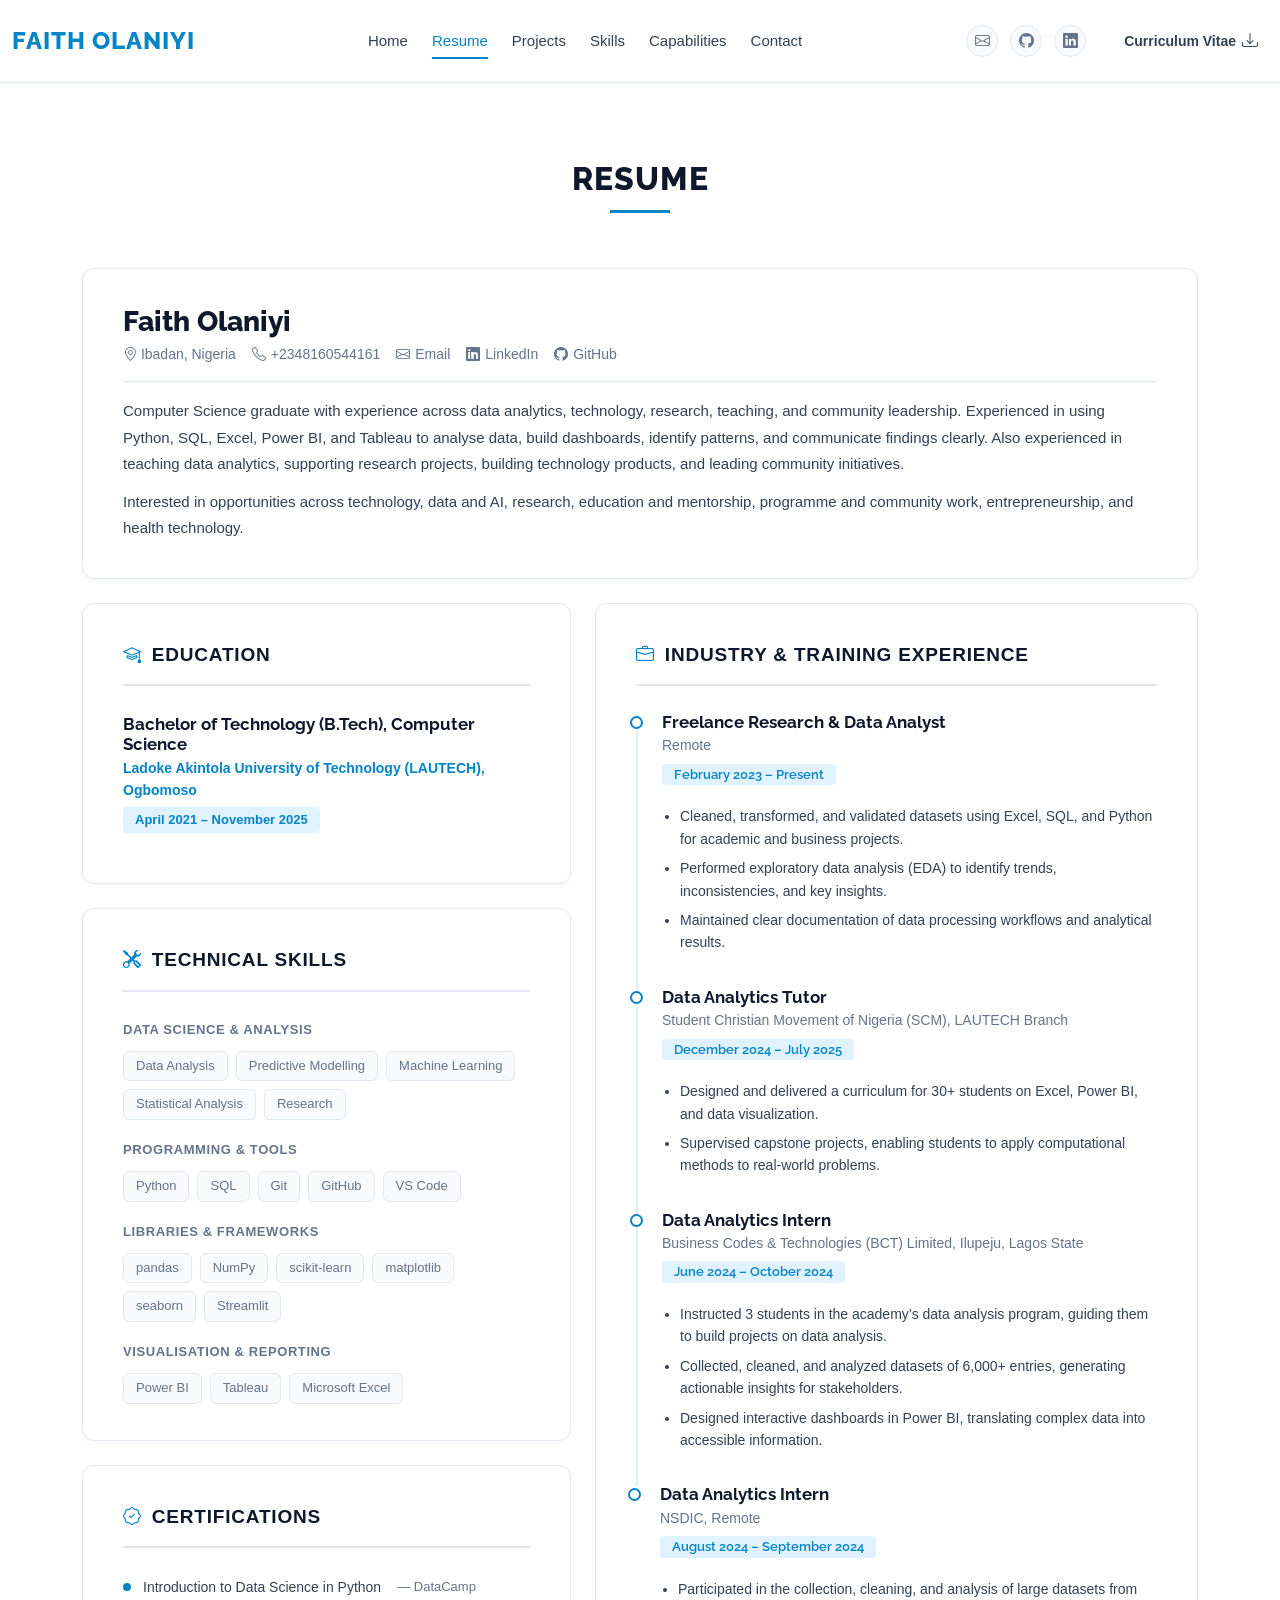
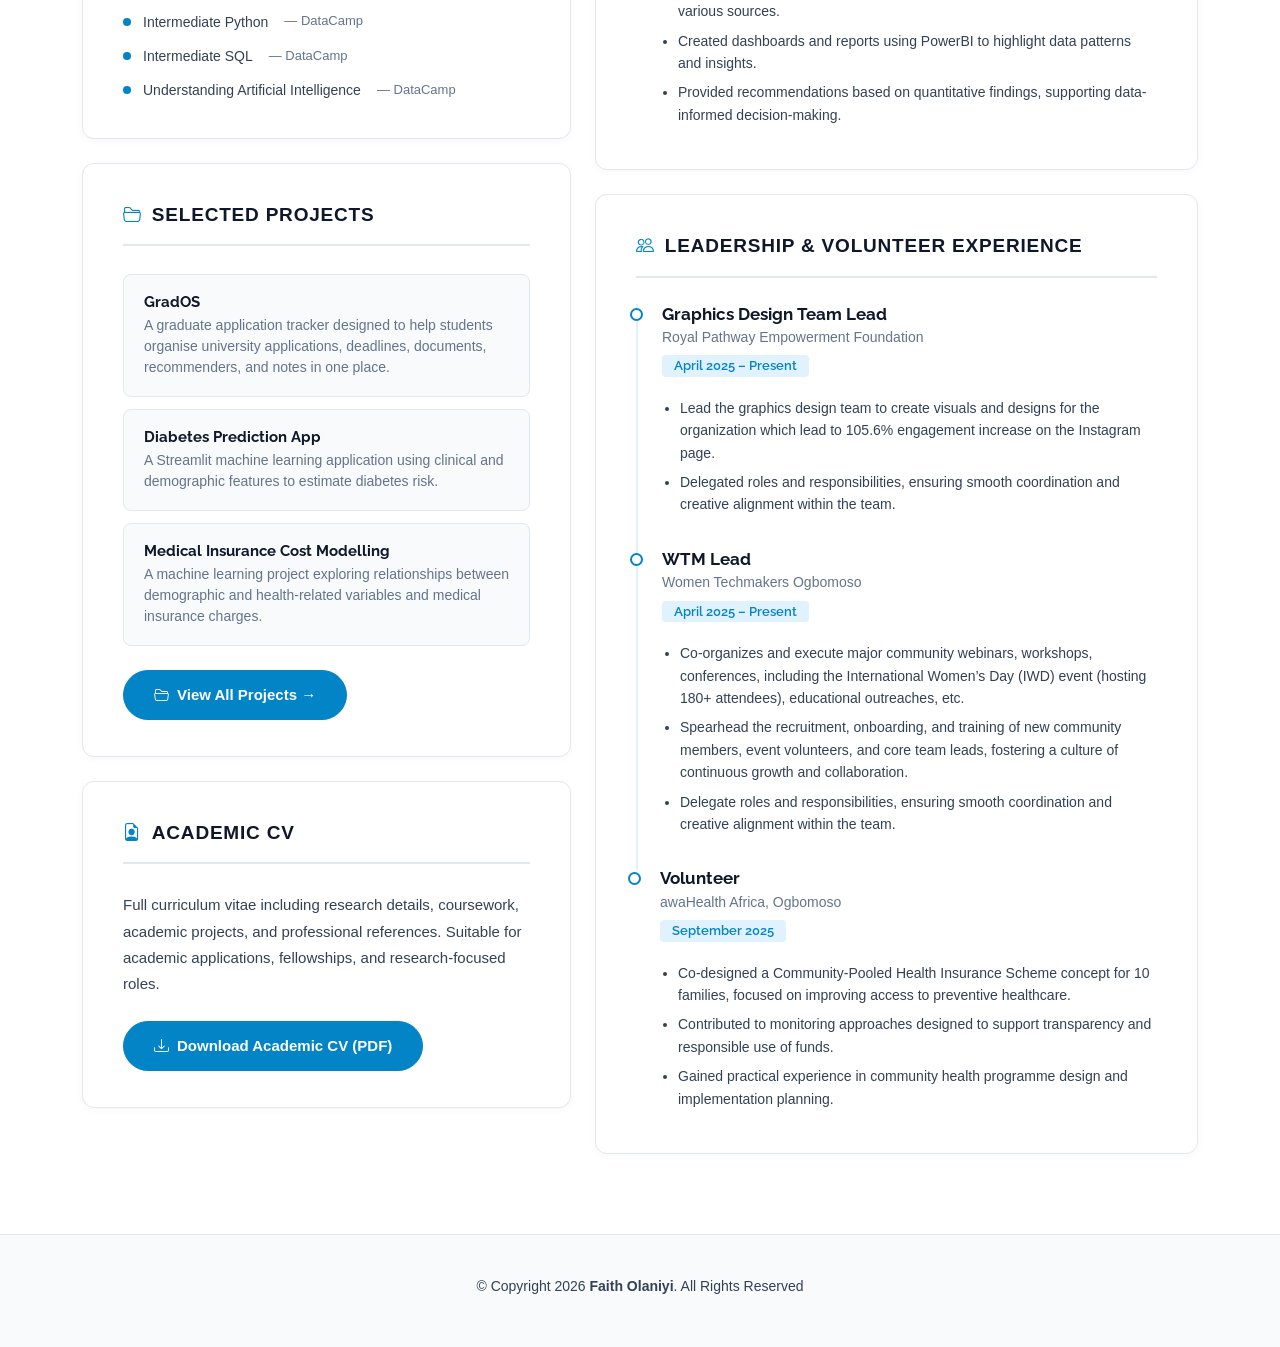
<file: resume.html>
<!DOCTYPE html>
<html lang="en">

<head>
  <meta charset="utf-8">
  <meta content="width=device-width, initial-scale=1.0" name="viewport">

  <title>Resume | Faith Olaniyi</title>
  <meta
    content="Faith Olaniyi — Computer Science graduate who enjoys building things across technology, data, AI, research, design, writing, and community work."
    name="description">
  <meta
    content="Computer Science, Technology, Data Science, AI, Research, Software Development, Web Development, Design, Writing, Healthcare, Portfolio, Resume"
    name="keywords">

  <!-- Favicons -->
  <link
    href="data:image/svg+xml,<svg xmlns=%22http://www.w3.org/2000/svg%22 viewBox=%220 0 100 100%22><text y=%22.9em%22 font-size=%2290%22>💡</text></svg>"
    rel="icon">

  <!-- Google Fonts -->
  <link
    href="https://fonts.googleapis.com/css?family=Open+Sans:300,300i,400,400i,600,600i,700,700i|Raleway:300,300i,400,400i,500,500i,600,600i,700,700i|Poppins:300,300i,400,400i,500,500i,600,600i,700,700i"
    rel="stylesheet">

  <!-- Vendor CSS Files -->
  <link href="assets/vendor/aos/aos.css" rel="stylesheet">
  <link href="assets/vendor/bootstrap/css/bootstrap.min.css" rel="stylesheet">
  <link href="assets/vendor/bootstrap-icons/bootstrap-icons.css" rel="stylesheet">
  <link href="assets/vendor/boxicons/css/boxicons.min.css" rel="stylesheet">
  <link href="assets/vendor/glightbox/css/glightbox.min.css" rel="stylesheet">
  <link href="assets/vendor/swiper/swiper-bundle.min.css" rel="stylesheet">

  <!-- Template Main CSS File -->
  <link href="assets/css/style.css" rel="stylesheet">

  <style>
    /* ── Resume page supplemental styles ── */

    /* Intro card at top of page */
    .resume-intro-card {
      background: var(--card-bg);
      border: 1px solid var(--border-color);
      border-radius: 12px;
      padding: 36px 40px;
      box-shadow: var(--shadow-sm);
      margin-bottom: 24px;
      /* Standardized to 24px */
    }

    .resume-intro-card h2 {
      font-size: 28px;
      font-weight: 800;
      color: var(--text-primary);
      margin-bottom: 4px;
    }

    .resume-intro-card .intro-meta {
      font-size: 14px;
      color: var(--text-muted);
      display: flex;
      flex-wrap: wrap;
      gap: 16px;
      margin-bottom: 16px;
      padding-bottom: 16px;
      border-bottom: 1px solid var(--border-color);
    }

    .resume-intro-card .intro-meta a {
      color: var(--text-muted);
      display: inline-flex;
      align-items: center;
      gap: 5px;
      transition: var(--transition);
    }

    .resume-intro-card .intro-meta a:hover {
      color: var(--accent-color);
    }

    .resume-intro-card .intro-summary {
      font-size: 15px;
      color: var(--text-secondary);
      line-height: 1.75;
      margin: 0;
    }

    /* Section wrapper cards */
    .resume-section-card {
      background: var(--card-bg);
      border: 1px solid var(--border-color);
      border-radius: 12px;
      padding: 36px 40px;
      box-shadow: var(--shadow-sm);
      margin-bottom: 24px;
      /* Standardized to 24px to match g-4 / mt-4 system */
    }

    .resume-section-card .resume-title {
      font-size: 19px;
      font-weight: 700;
      color: var(--text-primary);
      text-transform: uppercase;
      letter-spacing: 0.8px;
      margin-top: 0;
      margin-bottom: 28px;
      display: flex;
      align-items: center;
      gap: 10px;
      padding-bottom: 14px;
      border-bottom: 2px solid var(--border-color);
    }

    .resume-section-card .resume-title i {
      font-size: 18px;
      color: var(--accent-color);
    }

    /* Education block */
    .edu-block h4 {
      font-size: 17px;
      font-weight: 700;
      color: var(--text-primary);
      margin-bottom: 2px;
    }

    .edu-block .edu-institution {
      font-size: 14px;
      color: var(--accent-color);
      font-weight: 600;
      margin-bottom: 4px;
    }

    .edu-block .edu-dates {
      display: inline-block;
      background: var(--accent-light);
      color: var(--accent-color);
      font-size: 13px;
      font-weight: 600;
      padding: 3px 12px;
      border-radius: 4px;
      margin-bottom: 14px;
    }

    .edu-block .coursework-label {
      font-size: 13px;
      font-weight: 700;
      text-transform: uppercase;
      letter-spacing: 0.5px;
      color: var(--text-muted);
      margin-bottom: 8px;
    }

    .edu-block .coursework-pills {
      display: flex;
      flex-wrap: wrap;
      gap: 8px;
    }

    .edu-block .coursework-pills span {
      background: var(--bg-secondary);
      border: 1px solid var(--border-color);
      color: var(--text-secondary);
      font-size: 13px;
      padding: 4px 12px;
      border-radius: 6px;
    }

    /* Experience items use existing .resume-item/.resume-title but scoped inside card */
    .resume-section-card .exp-item {
      padding: 0 0 28px 24px;
      margin-top: -2px;
      border-left: 2px solid var(--accent-light);
      position: relative;
      transition: var(--transition);
    }

    .resume-section-card .exp-item:hover {
      border-left-color: var(--accent-color);
    }

    .resume-section-card .exp-item::before {
      content: "";
      position: absolute;
      width: 13px;
      height: 13px;
      border-radius: 50%;
      left: -8px;
      top: 4px;
      background: var(--bg-color);
      border: 2px solid var(--accent-color);
      transition: var(--transition);
    }

    .resume-section-card .exp-item:hover::before {
      background: var(--accent-color);
    }

    .resume-section-card .exp-item:last-child {
      padding-bottom: 0;
      border-left: 0;
    }

    .resume-section-card .exp-item h4 {
      font-size: 17px;
      font-weight: 700;
      color: var(--text-primary);
      margin-bottom: 2px;
    }

    .resume-section-card .exp-item .exp-project {
      font-size: 14px;
      font-weight: 600;
      color: var(--text-secondary);
      font-style: italic;
      margin-bottom: 2px;
    }

    .resume-section-card .exp-item .exp-org {
      font-size: 14px;
      color: var(--text-muted);
      margin-bottom: 4px;
    }

    .resume-section-card .exp-item h5 {
      display: inline-block;
      font-size: 13px;
      background: var(--accent-light);
      padding: 3px 12px;
      font-weight: 600;
      color: var(--accent-color);
      border-radius: 4px;
      margin-bottom: 12px;
    }

    .resume-section-card .exp-item ul {
      padding-left: 18px;
      margin-top: 8px;
      margin-bottom: 0;
    }

    .resume-section-card .exp-item ul li {
      font-size: 14px;
      color: var(--text-secondary);
      padding-bottom: 7px;
      line-height: 1.6;
    }

    /* Skills categories */
    .skills-category {
      margin-bottom: 20px;
    }

    .skills-category:last-child {
      margin-bottom: 0;
    }

    .skills-category-label {
      font-size: 13px;
      font-weight: 700;
      text-transform: uppercase;
      letter-spacing: 0.6px;
      color: var(--text-muted);
      margin-bottom: 10px;
    }

    /* Match skill tags to coursework pill border style */
    .resume-section-card .project-tags .tag {
      border: 1px solid var(--border-color);
    }

    /* Certifications list */
    .cert-list {
      list-style: none;
      padding: 0;
      margin: 0;
      display: flex;
      flex-direction: column;
      gap: 12px;
    }

    .cert-list li {
      display: flex;
      align-items: center;
      gap: 12px;
      font-size: 14px;
      color: var(--text-secondary);
    }

    .cert-list li::before {
      content: "";
      display: inline-block;
      width: 8px;
      height: 8px;
      border-radius: 50%;
      background: var(--accent-color);
      flex-shrink: 0;
    }

    .cert-issuer {
      color: var(--text-muted);
      font-size: 13px;
      margin-left: 4px;
    }

    /* Selected projects (minimal — no links) */
    .selected-project-item {
      padding: 18px 20px;
      background: var(--bg-secondary);
      border: 1px solid var(--border-color);
      border-radius: 8px;
      margin-bottom: 12px;
      transition: var(--transition);
    }

    .selected-project-item:last-of-type {
      margin-bottom: 0;
    }

    .selected-project-item:hover {
      border-color: var(--accent-color);
      background: var(--bg-color);
    }

    .selected-project-item h5 {
      font-size: 15px;
      font-weight: 700;
      color: var(--text-primary);
      margin-bottom: 4px;
    }

    .selected-project-item p {
      font-size: 14px;
      color: var(--text-muted);
      margin: 0;
      line-height: 1.5;
    }

    /* Download CTA bar */
    .resume-cta-bar {
      background: linear-gradient(135deg, var(--accent-light) 0%, var(--bg-secondary) 100%);
      border: 1px solid var(--accent-color);
      border-radius: 12px;
      padding: 30px 40px;
      display: flex;
      align-items: center;
      justify-content: space-between;
      flex-wrap: wrap;
      gap: 16px;
      margin-top: 10px;
    }

    .resume-cta-bar p {
      margin: 0;
      font-size: 15px;
      color: var(--text-secondary);
    }

    .resume-cta-bar strong {
      color: var(--text-primary);
    }

    @media (max-width: 768px) {

      .resume-intro-card,
      .resume-section-card {
        padding: 24px 20px;
      }

      .resume-cta-bar {
        padding: 24px 20px;
        flex-direction: column;
        text-align: center;
      }
    }

    @media (min-width: 992px) {
      .resume-col-left {
        flex: 0 0 auto !important;
        width: 45% !important;
      }
      .resume-col-right {
        flex: 0 0 auto !important;
        width: 55% !important;
      }
    }
  </style>
</head>

<body>

  <!-- ======= Header ======= -->
  <header id="header" class="fixed-top">
    <div class="container-fluid d-flex justify-content-between align-items-center">

      <h1 class="logo me-auto me-lg-0"><a href="index.html"><span class="d-none d-sm-inline">FAITH </span><span class="d-none d-sm-inline">OLANIYI</span><span class="d-inline d-sm-none logo-initials">F<span>O</span></span></a></h1>

      <nav id="navbar" class="navbar order-last order-lg-0">
        <ul>
          <li><a href="index.html">Home</a></li>
          <li><a class="active" href="resume.html">Resume</a></li>
          <li><a href="portfolio.html">Projects</a></li>
          <li><a href="skills.html">Skills</a></li>
          <li><a href="services.html">Capabilities</a></li>
          <li><a href="contact.html">Contact</a></li>
        </ul>
        <i class="bi bi-list mobile-nav-toggle"></i>
      </nav><!-- .navbar -->

      <div class="header-social-links d-flex align-items-center">
        <a href="mailto:olaniyifaitholuwanifemi@gmail.com" class="email" title="Email"><i class="bi bi-envelope"></i></a>
        <a href="https://github.com/faithopia21" class="github" target="_blank" rel="noopener" title="GitHub"><i
            class="bi bi-github"></i></a>
        <a href="https://www.linkedin.com/in/faith-oluwanifemi-olaniyi/" class="linkedin" target="_blank" rel="noopener"
          title="LinkedIn"><i class="bi bi-linkedin"></i></a>
        <a href="https://drive.google.com/file/d/1fK7VQ63QdgI-5WzIGxOB3n0c2hFwh9i8/view?usp=drive_link" target="_blank"
          rel="noopener" class="header-cv-link ms-3" title="View Curriculum Vitae (Google Drive)">
          <span class="d-none d-md-inline">Curriculum Vitae</span>
          <span class="d-inline d-md-none">CV</span>
          <i class="bi bi-download"></i>
        </a>
      </div>

    </div>
  </header><!-- End Header -->

  <!-- ======= Mobile Nav Overlay (sibling of header — not inside it) ======= -->
  <!-- Keeping this outside #header avoids the backdrop-filter containing-block bug -->
  <div id="mobile-nav-overlay" aria-hidden="true">
    <div id="mobile-nav-drawer">
      <div id="mobile-nav-close">
        <i class="bi bi-x mobile-nav-close-icon" aria-label="Close menu"></i>
      </div>
      <nav>
        <ul>
          <li><a href="index.html">Home</a></li>
          <li><a class="active" href="resume.html">Resume</a></li>
          <li><a href="portfolio.html">Projects</a></li>
          <li><a href="skills.html">Skills</a></li>
          <li><a href="services.html">Capabilities</a></li>
          <li><a href="contact.html">Contact</a></li>
        </ul>
      </nav>
    </div>
  </div><!-- End Mobile Nav Overlay -->

  <main id="main">

    <!-- ======= Resume Section ======= -->
    <section id="resume" class="resume">
      <div class="container" data-aos="fade-up">

        <div class="section-title">
          <h2>Resume</h2>
        </div>

        <!-- ── Intro / Summary Card ── -->
        <div class="resume-intro-card" data-aos="fade-up" data-aos-delay="50">
          <h2>Faith Olaniyi</h2>
          <div class="intro-meta">
            <span><i class="bi bi-geo-alt"></i> Ibadan, Nigeria</span>
            <a href="tel:+2348160544161"><i class="bi bi-telephone"></i> +2348160544161</a>
            <a href="mailto:olaniyifaitholuwanifemi@gmail.com"><i class="bi bi-envelope"></i> Email</a>
            <a href="https://www.linkedin.com/in/faith-oluwanifemi-olaniyi/" target="_blank" rel="noopener"><i
                class="bi bi-linkedin"></i> LinkedIn</a>
            <a href="https://github.com/faithopia21" target="_blank" rel="noopener"><i class="bi bi-github"></i>
              GitHub</a>
          </div>
          <p class="intro-summary">
            Computer Science graduate with experience across data analytics, technology, research, teaching, and community leadership. Experienced in using Python, SQL, Excel, Power BI, and Tableau to analyse data, build dashboards, identify patterns, and communicate findings clearly. Also experienced in teaching data analytics, supporting research projects, building technology products, and leading community initiatives.
          </p>
          <p class="intro-summary" style="margin-top: 12px;">
            Interested in opportunities across technology, data and AI, research, education and mentorship, programme and community work, entrepreneurship, and health technology.
          </p>
        </div>

        <div class="row g-4">

          <!-- ── Left Column ── -->
          <div class="col-lg-7 resume-col-left">

            <!-- Education -->
            <div class="resume-section-card" data-aos="fade-up" data-aos-delay="100">
              <div class="resume-title"><i class="bi bi-mortarboard"></i> Education</div>
              <div class="edu-block">
                <h4>Bachelor of Technology (B.Tech), Computer Science</h4>
                <p class="edu-institution">Ladoke Akintola University of Technology (LAUTECH), Ogbomoso</p>
                <span class="edu-dates">April 2021 – November 2025</span>
              </div>
            </div>

            <!-- Technical Skills -->
            <div class="resume-section-card" data-aos="fade-up" data-aos-delay="200">
              <div class="resume-title"><i class="bi bi-tools"></i> Technical Skills</div>

              <div class="skills-category">
                <p class="skills-category-label">Data Science &amp; Analysis</p>
                <div class="project-tags">
                  <span class="tag">Data Analysis</span>
                  <span class="tag">Predictive Modelling</span>
                  <span class="tag">Machine Learning</span>
                  <span class="tag">Statistical Analysis</span>
                  <span class="tag">Research</span>
                </div>
              </div>

              <div class="skills-category">
                <p class="skills-category-label">Programming &amp; Tools</p>
                <div class="project-tags">
                  <span class="tag">Python</span>
                  <span class="tag">SQL</span>
                  <span class="tag">Git</span>
                  <span class="tag">GitHub</span>
                  <span class="tag">VS Code</span>
                </div>
              </div>

              <div class="skills-category">
                <p class="skills-category-label">Libraries &amp; Frameworks</p>
                <div class="project-tags">
                  <span class="tag">pandas</span>
                  <span class="tag">NumPy</span>
                  <span class="tag">scikit-learn</span>
                  <span class="tag">matplotlib</span>
                  <span class="tag">seaborn</span>
                  <span class="tag">Streamlit</span>
                </div>
              </div>

              <div class="skills-category">
                <p class="skills-category-label">Visualisation &amp; Reporting</p>
                <div class="project-tags">
                  <span class="tag">Power BI</span>
                  <span class="tag">Tableau</span>
                  <span class="tag">Microsoft Excel</span>
                </div>
              </div>
            </div>

            <!-- Certifications -->
            <div class="resume-section-card" data-aos="fade-up" data-aos-delay="250">
              <div class="resume-title"><i class="bi bi-patch-check"></i> Certifications</div>
              <ul class="cert-list">
                <li>Introduction to Data Science in Python <span class="cert-issuer">— DataCamp</span></li>
                <li>Intermediate Python <span class="cert-issuer">— DataCamp</span></li>
                <li>Intermediate SQL <span class="cert-issuer">— DataCamp</span></li>
                <li>Understanding Artificial Intelligence <span class="cert-issuer">— DataCamp</span></li>
              </ul>
            </div>

            <!-- Selected Projects Card -->
            <div class="resume-section-card" data-aos="fade-up" data-aos-delay="300">
              <div class="resume-title"><i class="bi bi-folder2-open"></i> Selected Projects</div>

              <div class="selected-project-item">
                <h5>GradOS</h5>
                <p>A graduate application tracker designed to help students organise university applications, deadlines, documents, recommenders, and notes in one place.</p>
              </div>

              <div class="selected-project-item">
                <h5>Diabetes Prediction App</h5>
                <p>A Streamlit machine learning application using clinical and demographic features to estimate diabetes risk.</p>
              </div>

              <div class="selected-project-item">
                <h5>Medical Insurance Cost Modelling</h5>
                <p>A machine learning project exploring relationships between demographic and health-related variables and medical insurance charges.</p>
              </div>

              <div class="mt-4">
                <a href="portfolio.html" class="btn-primary-blue">
                  <i class="bi bi-folder2-open"></i> View All Projects &rarr;
                </a>
              </div>
            </div>

            <!-- Academic CV Card -->
            <div class="resume-section-card mb-0" data-aos="fade-up" data-aos-delay="350">
              <div class="resume-title"><i class="bi bi-file-earmark-person"></i> Academic CV</div>
              <p style="font-size: 15px; color: var(--text-secondary); line-height: 1.75; margin-bottom: 0;">
                Full curriculum vitae including research details, coursework, academic projects, and professional
                references. Suitable for academic applications, fellowships, and research-focused roles.
              </p>
              <div class="mt-4">
                <a href="https://drive.google.com/file/d/1fK7VQ63QdgI-5WzIGxOB3n0c2hFwh9i8/view?usp=drive_link"
                  target="_blank" rel="noopener" class="btn-primary-blue">
                  <i class="bi bi-download"></i> Download Academic CV (PDF)
                </a>
              </div>
            </div>

          </div><!-- End Left Column -->

          <!-- ── Right Column ── -->
          <div class="col-lg-5 resume-col-right">

            <!-- Experience -->
            <div class="resume-section-card" data-aos="fade-up" data-aos-delay="150">
              <div class="resume-title"><i class="bi bi-briefcase"></i> Industry &amp; Training Experience</div>

              <!-- Freelance Research & Data Analyst -->
              <div class="exp-item">
                <h4>Freelance Research &amp; Data Analyst</h4>
                <p class="exp-org">Remote</p>
                <h5>February 2023 – Present</h5>
                <ul>
                  <li>Cleaned, transformed, and validated datasets using Excel, SQL, and Python for academic and business projects.</li>
                  <li>Performed exploratory data analysis (EDA) to identify trends, inconsistencies, and key insights.</li>
                  <li>Maintained clear documentation of data processing workflows and analytical results.</li>
                </ul>
              </div>

              <!-- SCM -->
              <div class="exp-item">
                <h4>Data Analytics Tutor</h4>
                <p class="exp-org">Student Christian Movement of Nigeria (SCM), LAUTECH Branch</p>
                <h5>December 2024 – July 2025</h5>
                <ul>
                  <li>Designed and delivered a curriculum for 30+ students on Excel, Power BI, and data visualization.</li>
                  <li>Supervised capstone projects, enabling students to apply computational methods to real-world problems.</li>
                </ul>
              </div>

              <!-- BCT -->
              <div class="exp-item">
                <h4>Data Analytics Intern</h4>
                <p class="exp-org">Business Codes &amp; Technologies (BCT) Limited, Ilupeju, Lagos State</p>
                <h5>June 2024 – October 2024</h5>
                <ul>
                  <li>Instructed 3 students in the academy’s data analysis program, guiding them to build projects on data analysis.</li>
                  <li>Collected, cleaned, and analyzed datasets of 6,000+ entries, generating actionable insights for stakeholders.</li>
                  <li>Designed interactive dashboards in Power BI, translating complex data into accessible information.</li>
                </ul>
              </div>

              <!-- NSDIC -->
              <div class="exp-item">
                <h4>Data Analytics Intern</h4>
                <p class="exp-org">NSDIC, Remote</p>
                <h5>August 2024 – September 2024</h5>
                <ul>
                  <li>Participated in the collection, cleaning, and analysis of large datasets from various sources.</li>
                  <li>Created dashboards and reports using PowerBI to highlight data patterns and insights.</li>
                  <li>Provided recommendations based on quantitative findings, supporting data-informed decision-making.</li>
                </ul>
              </div>

            </div><!-- End Experience Card -->

            <!-- Leadership & Volunteer Experience -->
            <div class="resume-section-card mb-0" data-aos="fade-up" data-aos-delay="175">
              <div class="resume-title"><i class="bi bi-people"></i> Leadership &amp; Volunteer Experience</div>

              <!-- Royal Pathway -->
              <div class="exp-item">
                <h4>Graphics Design Team Lead</h4>
                <p class="exp-org">Royal Pathway Empowerment Foundation</p>
                <h5>April 2025 – Present</h5>
                <ul>
                  <li>Lead the graphics design team to create visuals and designs for the organization which lead to 105.6% engagement increase on the Instagram page.</li>
                  <li>Delegated roles and responsibilities, ensuring smooth coordination and creative alignment within the team.</li>
                </ul>
              </div>

              <!-- WTM Lead -->
              <div class="exp-item">
                <h4>WTM Lead</h4>
                <p class="exp-org">Women Techmakers Ogbomoso</p>
                <h5>April 2025 – Present</h5>
                <ul>
                  <li>Co-organizes and execute major community webinars, workshops, conferences, including the International Women’s Day (IWD) event (hosting 180+ attendees), educational outreaches, etc.</li>
                  <li>Spearhead the recruitment, onboarding, and training of new community members, event volunteers, and core team leads, fostering a culture of continuous growth and collaboration.</li>
                  <li>Delegate roles and responsibilities, ensuring smooth coordination and creative alignment within the team.</li>
                </ul>
              </div>
              
              <!-- awaHealth -->
              <div class="exp-item">
                <h4>Volunteer</h4>
                <p class="exp-org">awaHealth Africa, Ogbomoso</p>
                <h5>September 2025</h5>
                <ul>
                  <li>Co-designed a Community-Pooled Health Insurance Scheme concept for 10 families, focused on improving access to preventive healthcare.</li>
                  <li>Contributed to monitoring approaches designed to support transparency and responsible use of funds.</li>
                  <li>Gained practical experience in community health programme design and implementation planning.</li>
                </ul>
              </div>
            </div><!-- End Leadership & Volunteer Experience Card -->

          </div><!-- End Right Column -->

        </div>

      </div>
    </section><!-- End Resume Section -->

  </main><!-- End #main -->

  <!-- ======= Footer ======= -->
  <footer id="footer">
    <div class="container">
      <div class="copyright">
        &copy; Copyright 2026 <strong><span>Faith Olaniyi</span></strong>. All Rights Reserved
      </div>
    </div>
  </footer><!-- End Footer -->

  <div id="preloader"></div>
  <a href="#" class="back-to-top d-flex align-items-center justify-content-center"><i
      class="bi bi-arrow-up-short"></i></a>

  <!-- Vendor JS Files -->
  <script src="assets/vendor/purecounter/purecounter_vanilla.js"></script>
  <script src="assets/vendor/aos/aos.js"></script>
  <script src="assets/vendor/bootstrap/js/bootstrap.bundle.min.js"></script>
  <script src="assets/vendor/glightbox/js/glightbox.min.js"></script>
  <script src="assets/vendor/isotope-layout/isotope.pkgd.min.js"></script>
  <script src="assets/vendor/swiper/swiper-bundle.min.js"></script>
  <script src="assets/vendor/waypoints/noframework.waypoints.js"></script>
  <script src="assets/vendor/php-email-form/validate.js"></script>

  <!-- Template Main JS File -->
  <script src="assets/js/main.js"></script>

</body>

</html>
</file>
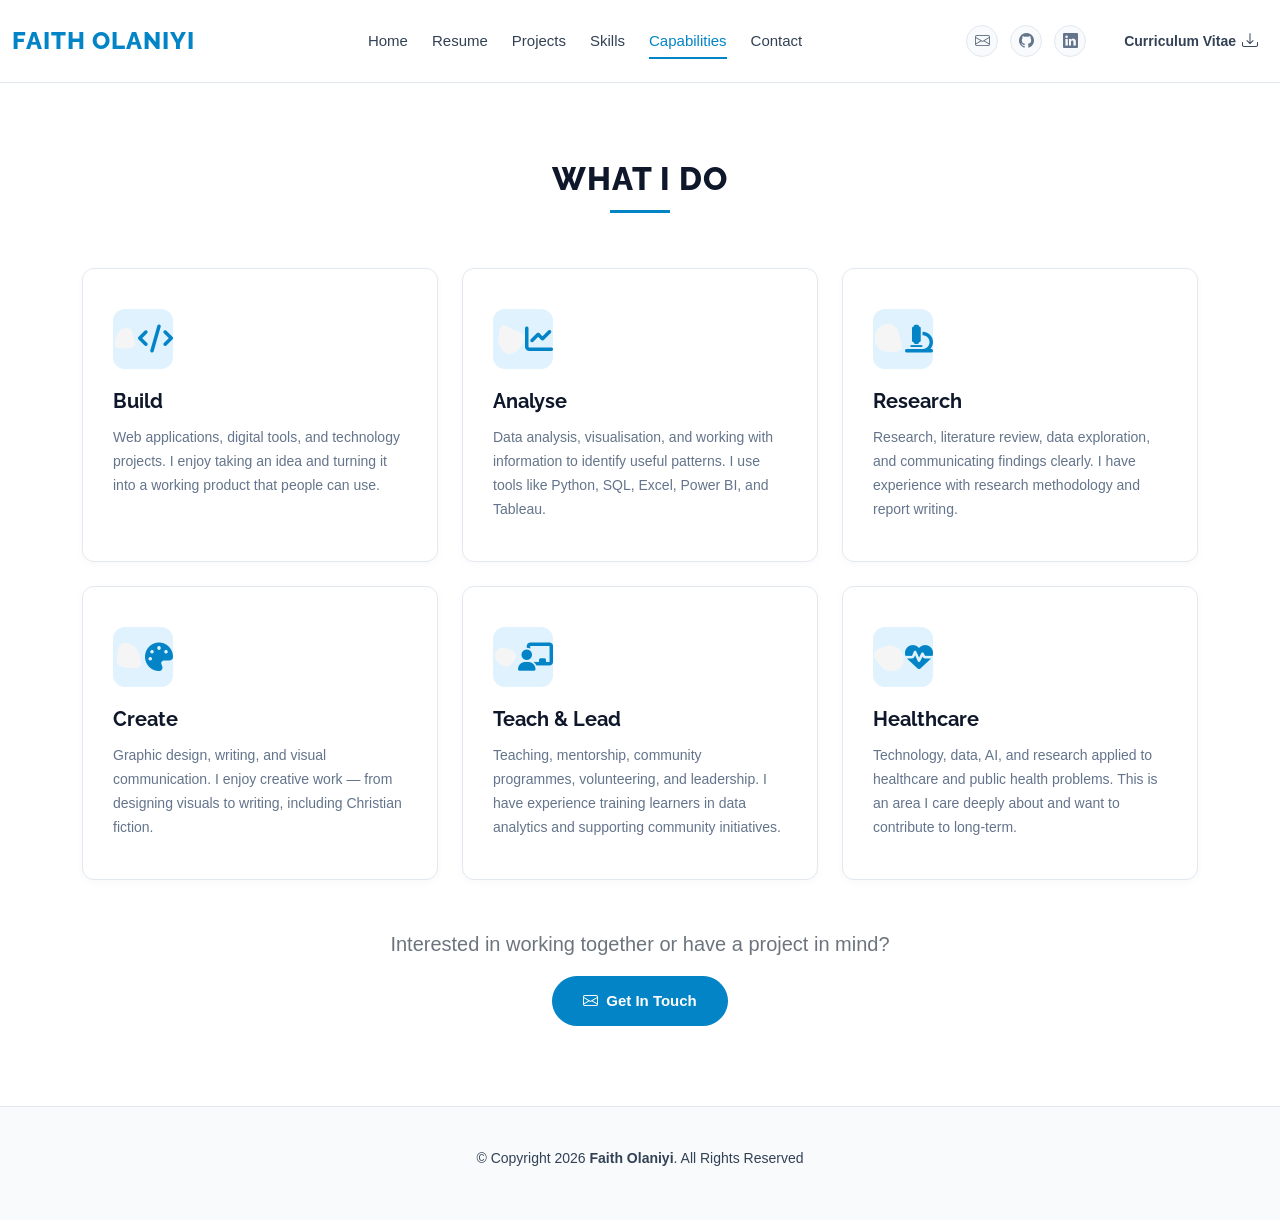
<file: services.html>
<!DOCTYPE html>
<html lang="en">

<head>
  <meta charset="utf-8">
  <meta content="width=device-width, initial-scale=1.0" name="viewport">

  <title>Capabilities | Faith Olaniyi</title>
  <meta content="Faith Olaniyi — Computer Science graduate who enjoys building things across technology, data, AI, research, design, writing, and community work." name="description">
  <meta content="Computer Science, Technology, Data Science, AI, Research, Software Development, Web Development, Design, Writing, Healthcare, Portfolio" name="keywords">

  <!-- Favicons -->
  <link rel="stylesheet" href="https://cdnjs.cloudflare.com/ajax/libs/font-awesome/6.4.0/css/all.min.css">
  <link href="data:image/svg+xml,<svg xmlns=%22http://www.w3.org/2000/svg%22 viewBox=%220 0 100 100%22><text y=%22.9em%22 font-size=%2290%22>💡</text></svg>" rel="icon">

  <!-- Google Fonts -->
  <link href="https://fonts.googleapis.com/css?family=Open+Sans:300,300i,400,400i,600,600i,700,700i|Raleway:300,300i,400,400i,500,500i,600,600i,700,700i|Poppins:300,300i,400,400i,500,500i,600,600i,700,700i" rel="stylesheet">

  <!-- Vendor CSS Files -->
  <link href="assets/vendor/aos/aos.css" rel="stylesheet">
  <link href="assets/vendor/bootstrap/css/bootstrap.min.css" rel="stylesheet">
  <link href="assets/vendor/bootstrap-icons/bootstrap-icons.css" rel="stylesheet">
  <link href="assets/vendor/boxicons/css/boxicons.min.css" rel="stylesheet">
  <link href="assets/vendor/glightbox/css/glightbox.min.css" rel="stylesheet">
  <link href="assets/vendor/swiper/swiper-bundle.min.css" rel="stylesheet">

  <!-- Template Main CSS File -->
  <link href="assets/css/style.css" rel="stylesheet">

 
  
</head>

<body>

  <!-- ======= Header ======= -->
  <header id="header" class="fixed-top">
    <div class="container-fluid d-flex justify-content-between align-items-center">

      <h1 class="logo me-auto me-lg-0"><a href="index.html"><span class="d-none d-sm-inline">FAITH </span><span class="d-none d-sm-inline">OLANIYI</span><span class="d-inline d-sm-none logo-initials">F<span>O</span></span></a></h1>

      <nav id="navbar" class="navbar order-last order-lg-0">
        <ul>
          <li><a href="index.html">Home</a></li>
          <li><a href="resume.html">Resume</a></li>
          <li><a href="portfolio.html">Projects</a></li>
          <li><a href="skills.html">Skills</a></li>
          <li><a class="active" href="services.html">Capabilities</a></li>
          <li><a href="contact.html">Contact</a></li>
        </ul>
        <i class="bi bi-list mobile-nav-toggle"></i>
      </nav><!-- .navbar -->

      <div class="header-social-links d-flex align-items-center">
        <a href="mailto:olaniyifaitholuwanifemi@gmail.com" class="email" title="Email"><i class="bi bi-envelope"></i></a>
        <a href="https://github.com/faithopia21" class="github" target="_blank" rel="noopener" title="GitHub"><i class="bi bi-github"></i></a>
        <a href="https://www.linkedin.com/in/faith-oluwanifemi-olaniyi/" class="linkedin" target="_blank" rel="noopener" title="LinkedIn"><i class="bi bi-linkedin"></i></a>
        <a href="https://drive.google.com/file/d/1fK7VQ63QdgI-5WzIGxOB3n0c2hFwh9i8/view?usp=drive_link" target="_blank" rel="noopener" class="header-cv-link ms-3" title="View Curriculum Vitae (Google Drive)">
          <span class="d-none d-md-inline">Curriculum Vitae</span>
          <span class="d-inline d-md-none">CV</span>
          <i class="bi bi-download"></i>
        </a>
      </div>

    </div>

  </header><!-- End Header -->

  <!-- ======= Mobile Nav Overlay (sibling of header — not inside it) ======= -->
  <div id="mobile-nav-overlay" aria-hidden="true">
    <div id="mobile-nav-drawer">
      <div id="mobile-nav-close">
        <i class="bi bi-x mobile-nav-close-icon" aria-label="Close menu"></i>
      </div>
      <nav>
        <ul>
          <li><a href="index.html">Home</a></li>
          <li><a href="resume.html">Resume</a></li>
          <li><a href="portfolio.html">Projects</a></li>
          <li><a href="skills.html">Skills</a></li>
          <li><a class="active" href="services.html">Capabilities</a></li>
          <li><a href="contact.html">Contact</a></li>
        </ul>
      </nav>
    </div>
  </div><!-- End Mobile Nav Overlay -->

  <main id="main">

    <!-- ======= Capabilities Section ======= -->
    <section id="services" class="services">
      <div class="container" data-aos="fade-up">

        <div class="section-title">
          <h2>What I Do</h2>
        </div>

        <div class="row">
          <div class="col-lg-4 col-md-6 d-flex align-items-stretch" data-aos="zoom-in" data-aos-delay="100">
            <div class="icon-box iconbox-blue">
              <div class="icon">
                <svg width="100" height="100" viewBox="0 0 600 600" xmlns="http://www.w3.org/2000/svg">
                  <path stroke="none" stroke-width="0" fill="#f5f5f5" d="M300,521.0016835830174C376.1290562159157,517.8887921683347,466.0731472004068,529.7835943286574,510.70327084640275,468.03025145048787C554.3714126377745,407.6079735673963,508.03601936045806,328.9844924480964,491.2728898941984,256.3432110539036C474.5976632858925,184.082847569629,479.9380746630129,96.60480741107993,416.23090153303,58.64404602377083C348.86323505073057,18.502131276798302,261.93793281208167,40.57373210992963,193.5410806939664,78.93577620505333C130.42746243093433,114.334589627462,98.30271207620316,179.96522072025542,76.75703585869454,249.04625023123273C51.97151888228291,328.5150500222984,13.704378332031375,421.85034740162234,66.52175969318436,486.19268352777647C119.04800174914682,550.1803526380478,217.28368757567262,524.383925680826,300,521.0016835830174"></path>
                </svg>
                <i class="fa-solid fa-code"></i>
              </div>
              <h4>Build</h4>
              <p>Web applications, digital tools, and technology projects. I enjoy taking an idea and turning it into a working product that people can use.</p>
            </div>
          </div>

          <div class="col-lg-4 col-md-6 d-flex align-items-stretch mt-4 mt-md-0" data-aos="zoom-in" data-aos-delay="200">
            <div class="icon-box iconbox-orange ">
              <div class="icon">
                <svg width="100" height="100" viewBox="0 0 600 600" xmlns="http://www.w3.org/2000/svg">
                  <path stroke="none" stroke-width="0" fill="#f5f5f5" d="M300,582.0697525312426C382.5290701553225,586.8405444964366,449.9789794690241,525.3245884688669,502.5850820975895,461.55621195738473C556.606425686781,396.0723002908107,615.8543463187945,314.28637112970534,586.6730223649479,234.56875336149918C558.9533121215079,158.8439757836574,454.9685369536778,164.00468322053177,381.49747125262974,130.76875717737553C312.15926192815925,99.40240125094834,248.97055460311594,18.661163978235184,179.8680185752513,50.54337015887873C110.5421016452524,82.52863877960104,119.82277516462835,180.83849132639028,109.12597500060166,256.43424936330496C100.08760227029461,320.3096726198365,92.17705696193138,384.0621239912766,124.79988738764834,439.7174275375508C164.83382741302287,508.01625554203684,220.96474134820875,577.5009287672846,300,582.0697525312426"></path>
                </svg>
                <i class="fa-solid fa-chart-line"></i>
              </div>
              <h4>Analyse</h4>
              <p>Data analysis, visualisation, and working with information to identify useful patterns. I use tools like Python, SQL, Excel, Power BI, and Tableau.</p>
            </div>
          </div>

          <div class="col-lg-4 col-md-6 d-flex align-items-stretch mt-4 mt-lg-0" data-aos="zoom-in" data-aos-delay="300">
            <div class="icon-box iconbox-pink">
              <div class="icon">
                <svg width="100" height="100" viewBox="0 0 600 600" xmlns="http://www.w3.org/2000/svg">
                  <path stroke="none" stroke-width="0" fill="#f5f5f5" d="M300,541.5067337569781C382.14930387511276,545.0595476570109,479.8736841581634,548.3450877840088,526.4010558755058,480.5488172755941C571.5218469581645,414.80211281144784,517.5187510058486,332.0715597781072,496.52539010469104,255.14436215662573C477.37192572678356,184.95920475031193,473.57363656557914,105.61284051026155,413.0603344069578,65.22779650032875C343.27470386102294,18.654635553484475,251.2091493199835,5.337323636656869,175.0934190732945,40.62881213300186C97.87086631185822,76.43348514350839,51.98124368387456,156.15599469081315,36.44837278890362,239.84606092416172C21.716077023791087,319.22268207091537,43.775223500013084,401.1760424656574,96.891909868211,461.97329694683043C147.22146801428983,519.5804099606455,223.5754009179313,538.201503339737,300,541.5067337569781"></path>
                </svg>
                <i class="fa-solid fa-microscope"></i>
              </div>
              <h4>Research</h4>
              <p>Research, literature review, data exploration, and communicating findings clearly. I have experience with research methodology and report writing.</p>
            </div>
          </div>

          <div class="col-lg-4 col-md-6 d-flex align-items-stretch mt-4" data-aos="zoom-in" data-aos-delay="100">
            <div class="icon-box iconbox-yellow">
              <div class="icon">
                <svg width="100" height="100" viewBox="0 0 600 600" xmlns="http://www.w3.org/2000/svg">
                  <path stroke="none" stroke-width="0" fill="#f5f5f5" d="M300,503.46388370962813C374.79870501325706,506.71871716319447,464.8034551963731,527.1746412648533,510.4981551193396,467.86667711651364C555.9287308511215,408.9015244558933,512.6030010748507,327.5744911775523,490.211057578863,256.5855673507754C471.097692560561,195.9906835881958,447.69079081568157,138.11976852964426,395.19560036434837,102.3242989838813C329.3053358748298,57.3949838291264,248.02791733380457,8.279543830951368,175.87071277845988,42.242879143198664C103.41431057327972,76.34704239035025,93.79494320519305,170.9812938413882,81.28167332365135,250.07896920659033C70.17666984294237,320.27484674793965,64.84698225790005,396.69656628748305,111.28512138212992,450.4950937839243C156.20124167950087,502.5303643271138,231.32542653798444,500.4755392045468,300,503.46388370962813"></path>
                </svg>
                <i class="fa-solid fa-palette"></i>
              </div>
              <h4>Create</h4>
              <p>Graphic design, writing, and visual communication. I enjoy creative work — from designing visuals to writing, including Christian fiction.</p>
            </div>
          </div>

          <div class="col-lg-4 col-md-6 d-flex align-items-stretch mt-4" data-aos="zoom-in" data-aos-delay="200">
            <div class="icon-box iconbox-red">
              <div class="icon">
                <svg width="100" height="100" viewBox="0 0 600 600" xmlns="http://www.w3.org/2000/svg">
                  <path stroke="none" stroke-width="0" fill="#f5f5f5" d="M300,532.3542879108572C369.38199826031484,532.3153073249985,429.10787420159085,491.63046689027357,474.5244479745417,439.17860296908856C522.8885846962883,383.3225815378663,569.1668002868075,314.3205725914397,550.7432151929288,242.7694973846089C532.6665558377875,172.5657663291529,456.2379748765914,142.6223662098291,390.3689995646985,112.34683881706744C326.66090330228417,83.06452184765237,258.84405631176094,53.51806209861945,193.32584062364296,78.48882559362697C121.61183558270385,105.82097193414197,62.805066853699245,167.19869350419734,48.57481801355237,242.6138429142374C34.843463184063346,315.3850353017275,76.69343916112496,383.4422959591041,125.22947124332185,439.3748458443577C170.7312796277747,491.8107796887764,230.57421082200815,532.3932930995766,300,532.3542879108572"></path>
                </svg>
                <i class="fa-solid fa-chalkboard-user"></i>
              </div>
              <h4>Teach & Lead</h4>
              <p>Teaching, mentorship, community programmes, volunteering, and leadership. I have experience training learners in data analytics and supporting community initiatives.</p>
            </div>
          </div>

          <div class="col-lg-4 col-md-6 d-flex align-items-stretch mt-4" data-aos="zoom-in" data-aos-delay="300">
            <div class="icon-box iconbox-teal">
              <div class="icon">
                <svg width="100" height="100" viewBox="0 0 600 600" xmlns="http://www.w3.org/2000/svg">
                  <path stroke="none" stroke-width="0" fill="#f5f5f5" d="M300,566.797414625762C385.7384707136149,576.1784315230908,478.7894351017131,552.8928747891023,531.9192734346935,484.94944893311C584.6109503024035,417.5663521118492,582.489472248146,322.67544863468447,553.9536738515405,242.03673114598146C529.1557734026468,171.96086150256528,465.24506316201064,127.66468636344209,395.9583748389544,100.7403814666027C334.2173773831606,76.7482773500951,269.4350130405921,84.62216499799875,207.1952322260088,107.2889140133804C132.92018162631612,134.33871894543012,41.79353780512637,160.00259165414826,22.644507872594943,236.69541883565114C3.319112789854554,314.0945973066697,72.72355303640163,379.243833228382,124.04198916343866,440.3218312028393C172.9286146004772,498.5055451809895,224.45579914871206,558.5317968840102,300,566.797414625762"></path>
                </svg>
                <i class="fa-solid fa-heart-pulse"></i>
              </div>
              <h4>Healthcare</h4>
              <p>Technology, data, AI, and research applied to healthcare and public health problems. This is an area I care deeply about and want to contribute to long-term.</p>
            </div>
          </div>
        </div>

        <div class="row mt-5 text-center" data-aos="fade-up" data-aos-delay="400">
          <div class="col-12">
            <p class="mb-3 fs-5 text-secondary">Interested in working together or have a project in mind?</p>
            <a href="contact.html" class="btn-primary-blue"><i class="bi bi-envelope"></i> Get In Touch</a>
          </div>
        </div>

      </div>
    </section><!-- End Capabilities Section -->

  </main><!-- End #main -->

  <!-- ======= Footer ======= -->
  <footer id="footer">
    <div class="container">
      <div class="copyright">
        &copy; Copyright 2026 <strong><span>Faith Olaniyi</span></strong>. All Rights Reserved
      </div>
    </div>
  </footer><!-- End Footer -->

  <div id="preloader"></div>
  <a href="#" class="back-to-top d-flex align-items-center justify-content-center"><i class="bi bi-arrow-up-short"></i></a>

  <!-- Vendor JS Files -->
  <script src="assets/vendor/purecounter/purecounter_vanilla.js"></script>
  <script src="assets/vendor/aos/aos.js"></script>
  <script src="assets/vendor/bootstrap/js/bootstrap.bundle.min.js"></script>
  <script src="assets/vendor/glightbox/js/glightbox.min.js"></script>
  <script src="assets/vendor/isotope-layout/isotope.pkgd.min.js"></script>
  <script src="assets/vendor/swiper/swiper-bundle.min.js"></script>
  <script src="assets/vendor/waypoints/noframework.waypoints.js"></script>
  <script src="assets/vendor/php-email-form/validate.js"></script>

  <!-- Template Main JS File -->
  <script src="assets/js/main.js"></script>

</body>

</html>
</file>
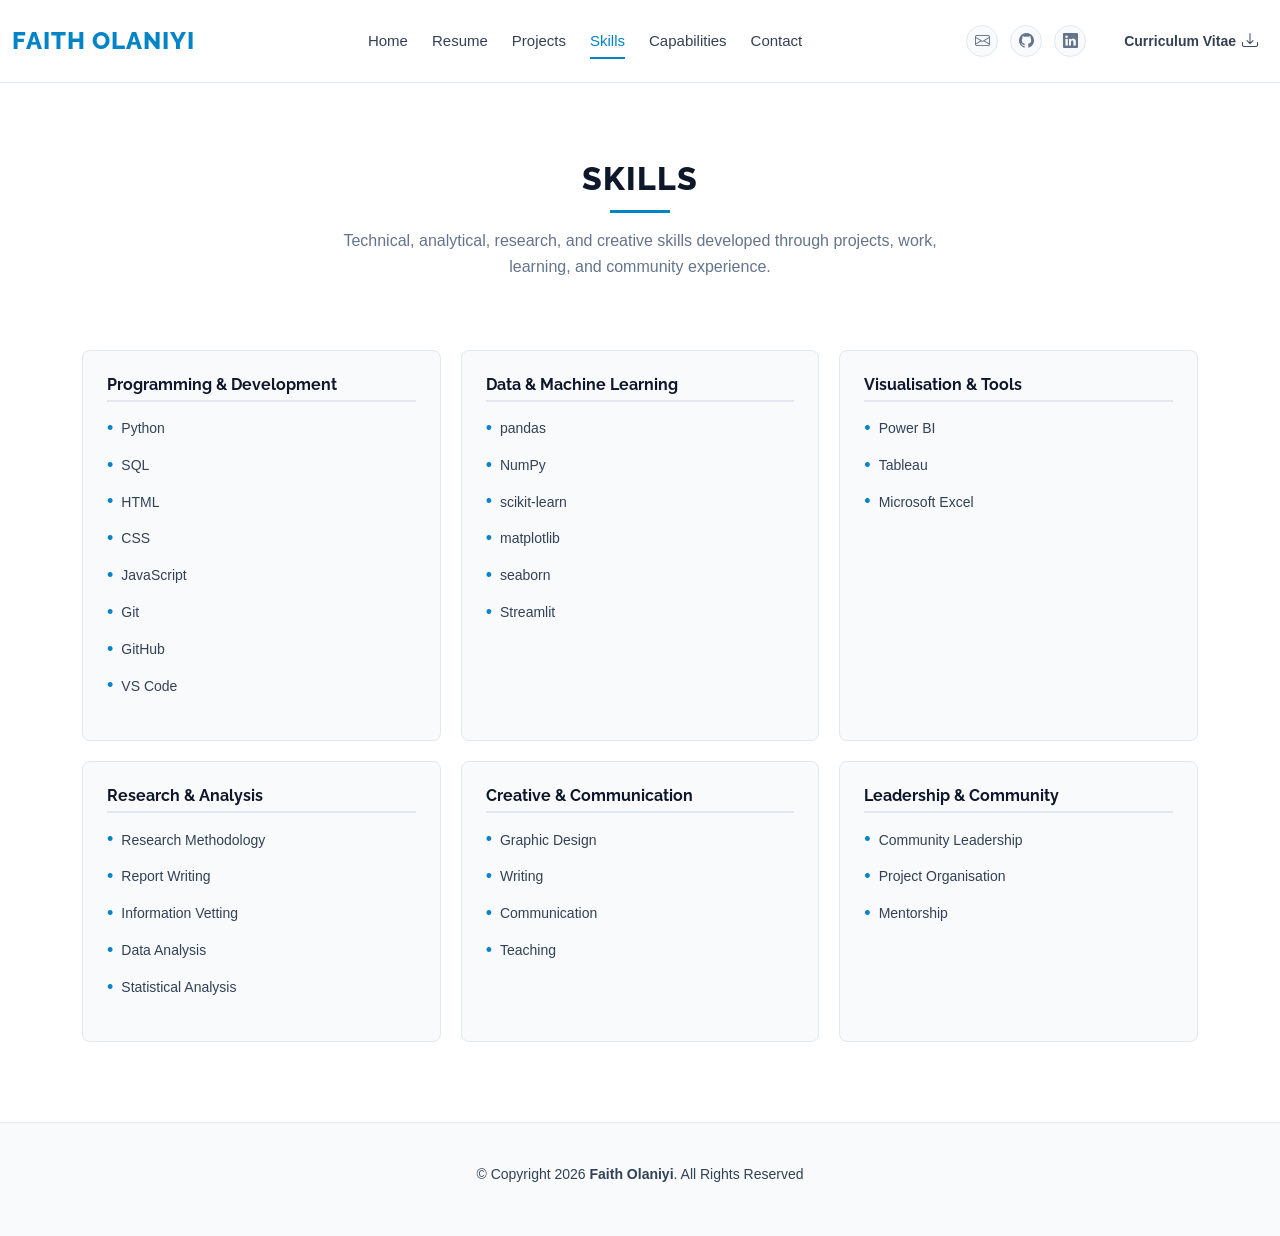
<file: skills.html>
<!DOCTYPE html>
<html lang="en">

<head>
  <meta charset="utf-8">
  <meta content="width=device-width, initial-scale=1.0" name="viewport">

  <title>Skills | Faith Olaniyi</title>
  <meta content="Faith Olaniyi — Technical, analytical, research, and creative skills developed through projects, work, learning, and community experience." name="description">
  <meta content="Computer Science, Technology, Data Science, AI, Research, Software Development, Web Development, Design, Writing, Healthcare, Portfolio" name="keywords">

  <!-- Favicons -->
  <link href="data:image/svg+xml,<svg xmlns=%22http://www.w3.org/2000/svg%22 viewBox=%220 0 100 100%22><text y=%22.9em%22 font-size=%2290%22>💡</text></svg>" rel="icon">

  <!-- Google Fonts -->
  <link href="https://fonts.googleapis.com/css?family=Open+Sans:300,300i,400,400i,600,600i,700,700i|Raleway:300,300i,400,400i,500,500i,600,600i,700,700i|Poppins:300,300i,400,400i,500,500i,600,600i,700,700i" rel="stylesheet">

  <!-- Vendor CSS Files -->
  <link href="assets/vendor/aos/aos.css" rel="stylesheet">
  <link href="assets/vendor/bootstrap/css/bootstrap.min.css" rel="stylesheet">
  <link href="assets/vendor/bootstrap-icons/bootstrap-icons.css" rel="stylesheet">
  <link href="assets/vendor/boxicons/css/boxicons.min.css" rel="stylesheet">
  <link href="assets/vendor/glightbox/css/glightbox.min.css" rel="stylesheet">
  <link href="assets/vendor/swiper/swiper-bundle.min.css" rel="stylesheet">

  <!-- Template Main CSS File -->
  <link href="assets/css/style.css" rel="stylesheet">
</head>

<body>

  <!-- ======= Header ======= -->
  <header id="header" class="fixed-top">
    <div class="container-fluid d-flex justify-content-between align-items-center">

      <h1 class="logo me-auto me-lg-0"><a href="index.html"><span class="d-none d-sm-inline">FAITH </span><span class="d-none d-sm-inline">OLANIYI</span><span class="d-inline d-sm-none logo-initials">F<span>O</span></span></a></h1>

      <nav id="navbar" class="navbar order-last order-lg-0">
        <ul>
          <li><a href="index.html">Home</a></li>
          <li><a href="resume.html">Resume</a></li>
          <li><a href="portfolio.html">Projects</a></li>
          <li><a class="active" href="skills.html">Skills</a></li>
          <li><a href="services.html">Capabilities</a></li>
          <li><a href="contact.html">Contact</a></li>
        </ul>
        <i class="bi bi-list mobile-nav-toggle"></i>
      </nav><!-- .navbar -->

      <div class="header-social-links d-flex align-items-center">
        <a href="mailto:olaniyifaitholuwanifemi@gmail.com" class="email" title="Email"><i class="bi bi-envelope"></i></a>
        <a href="https://github.com/faithopia21" class="github" target="_blank" rel="noopener" title="GitHub"><i class="bi bi-github"></i></a>
        <a href="https://www.linkedin.com/in/faith-oluwanifemi-olaniyi/" class="linkedin" target="_blank" rel="noopener" title="LinkedIn"><i class="bi bi-linkedin"></i></a>
        <a href="https://drive.google.com/file/d/1fK7VQ63QdgI-5WzIGxOB3n0c2hFwh9i8/view?usp=drive_link" target="_blank" rel="noopener" class="header-cv-link ms-3" title="View Curriculum Vitae (Google Drive)">
          <span class="d-none d-md-inline">Curriculum Vitae</span>
          <span class="d-inline d-md-none">CV</span>
          <i class="bi bi-download"></i>
        </a>
      </div>

    </div>

  </header><!-- End Header -->

  <!-- ======= Mobile Nav Overlay (sibling of header — not inside it) ======= -->
  <div id="mobile-nav-overlay" aria-hidden="true">
    <div id="mobile-nav-drawer">
      <div id="mobile-nav-close">
        <i class="bi bi-x mobile-nav-close-icon" aria-label="Close menu"></i>
      </div>
      <nav>
        <ul>
          <li><a href="index.html">Home</a></li>
          <li><a href="resume.html">Resume</a></li>
          <li><a href="portfolio.html">Projects</a></li>
          <li><a class="active" href="skills.html">Skills</a></li>
          <li><a href="services.html">Capabilities</a></li>
          <li><a href="contact.html">Contact</a></li>
        </ul>
      </nav>
    </div>
  </div><!-- End Mobile Nav Overlay -->

  <main id="main">

    <!-- ======= Skills Section ======= -->
    <section id="skills" class="skills">
      <div class="container" data-aos="fade-up">

        <div class="section-title">
          <h2>Skills</h2>
          <p>Technical, analytical, research, and creative skills developed through projects, work, learning, and community experience.</p>
        </div>

        <div class="resume-skills-grid">
          <div class="resume-skill-card">
            <h4>Programming & Development</h4>
            <ul>
              <li>Python</li>
              <li>SQL</li>
              <li>HTML</li>
              <li>CSS</li>
              <li>JavaScript</li>
              <li>Git</li>
              <li>GitHub</li>
              <li>VS Code</li>
            </ul>
          </div>
          <div class="resume-skill-card">
            <h4>Data & Machine Learning</h4>
            <ul>
              <li>pandas</li>
              <li>NumPy</li>
              <li>scikit-learn</li>
              <li>matplotlib</li>
              <li>seaborn</li>
              <li>Streamlit</li>
            </ul>
          </div>
          <div class="resume-skill-card">
            <h4>Visualisation & Tools</h4>
            <ul>
              <li>Power BI</li>
              <li>Tableau</li>
              <li>Microsoft Excel</li>
            </ul>
          </div>
          <div class="resume-skill-card">
            <h4>Research & Analysis</h4>
            <ul>
              <li>Research Methodology</li>
              <li>Report Writing</li>
              <li>Information Vetting</li>
              <li>Data Analysis</li>
              <li>Statistical Analysis</li>
            </ul>
          </div>
          <div class="resume-skill-card">
            <h4>Creative & Communication</h4>
            <ul>
              <li>Graphic Design</li>
              <li>Writing</li>
              <li>Communication</li>
              <li>Teaching</li>
            </ul>
          </div>
          <div class="resume-skill-card">
            <h4>Leadership & Community</h4>
            <ul>
              <li>Community Leadership</li>
              <li>Project Organisation</li>
              <li>Mentorship</li>
            </ul>
          </div>
        </div>

      </div>
    </section><!-- End Skills Section -->

  </main><!-- End #main -->

  <!-- ======= Footer ======= -->
  <footer id="footer">
    <div class="container">
      <div class="copyright">
        &copy; Copyright 2026 <strong><span>Faith Olaniyi</span></strong>. All Rights Reserved
      </div>
    </div>
  </footer><!-- End Footer -->

  <div id="preloader"></div>
  <a href="#" class="back-to-top d-flex align-items-center justify-content-center"><i class="bi bi-arrow-up-short"></i></a>

  <!-- Vendor JS Files -->
  <script src="assets/vendor/purecounter/purecounter_vanilla.js"></script>
  <script src="assets/vendor/aos/aos.js"></script>
  <script src="assets/vendor/bootstrap/js/bootstrap.bundle.min.js"></script>
  <script src="assets/vendor/glightbox/js/glightbox.min.js"></script>
  <script src="assets/vendor/isotope-layout/isotope.pkgd.min.js"></script>
  <script src="assets/vendor/swiper/swiper-bundle.min.js"></script>
  <script src="assets/vendor/waypoints/noframework.waypoints.js"></script>
  <script src="assets/vendor/php-email-form/validate.js"></script>

  <!-- Template Main JS File -->
  <script src="assets/js/main.js"></script>

</body>

</html>
</file>
<file: assets/css/style.css>
/* Custom Professional Portfolio CSS Theme
   Author: Faith Olaniyi Portfolio
   Color Palette: White, Slate Gray, Accent Blue (#0284c7)
*/

:root {
  --bg-color: #ffffff;
  --bg-secondary: #f8fafc;
  --bg-tertiary: #f1f5f9;
  --text-primary: #0f172a; /* Slate 900 */
  --text-secondary: #334155; /* Slate 700 */
  --text-muted: #64748b; /* Slate 500 */
  --accent-color: #0284c7; /* Clinical sky-blue / powder-blue primary */
  --accent-hover: #0ea5e9; /* Sky 500 */
  --accent-light: #e0f2fe; /* Sky 100 */
  --border-color: #e2e8f0; /* Slate 200 */
  --card-bg: #ffffff;
  --header-bg: rgba(255, 255, 255, 0.95);
  --hero-overlay: rgba(255, 255, 255, 0.95);
  
  --shadow-sm: 0 2px 8px rgba(15, 23, 42, 0.03);
  --shadow-md: 0 8px 20px rgba(2, 132, 199, 0.06);
  --shadow-lg: 0 16px 36px rgba(2, 132, 199, 0.12);
  --transition: all 0.3s cubic-bezier(0.25, 0.8, 0.25, 1);
}

@media (prefers-color-scheme: dark) {
  :root {
    --bg-color: #0f172a; /* Slate 900 */
    --bg-secondary: #1e293b; /* Slate 800 */
    --bg-tertiary: #334155; /* Slate 700 */
    --text-primary: #f8fafc; /* Slate 50 */
    --text-secondary: #cbd5e1; /* Slate 300 */
    --text-muted: #94a3b8; /* Slate 400 */
    --accent-color: #38bdf8; /* Sky 400 */
    --accent-hover: #7dd3fc; /* Sky 300 */
    --accent-light: rgba(56, 189, 248, 0.15); /* Transparent Sky */
    --border-color: #334155; /* Slate 700 */
    --card-bg: #1e293b; /* Slate 800 */
    --header-bg: rgba(15, 23, 42, 0.95);
    --hero-overlay: rgba(15, 23, 42, 0.95);
    
    --shadow-sm: 0 2px 8px rgba(0, 0, 0, 0.2);
    --shadow-md: 0 8px 20px rgba(0, 0, 0, 0.3);
    --shadow-lg: 0 16px 36px rgba(0, 0, 0, 0.4);
  }

  #hero {
    background: #131B2E !important;
  }

  .light-mode-img {
    display: none !important;
  }

  .dark-mode-img {
    display: block !important;
  }
}

/* Global Styles */
body {
  font-family: -apple-system, BlinkMacSystemFont, "Segoe UI", Roboto, Helvetica, Arial, sans-serif;
  background-color: var(--bg-color);
  color: var(--text-secondary);
  line-height: 1.6;
}

a {
  color: var(--accent-color);
  text-decoration: none;
  transition: var(--transition);
}

a:hover {
  color: var(--accent-hover);
}

h1, h2, h3, h4, h5, h6 {
  font-family: "Raleway", -apple-system, sans-serif;
  color: var(--text-primary);
  font-weight: 700;
}

/* Main Wrapper */
#main {
  margin-top: 80px;
  min-height: calc(100vh - 160px);
}

@media (max-width: 992px) {
  #main {
    margin-top: 70px;
  }
}

/*--------------------------------------------------------------
# Preloader & Back to Top
--------------------------------------------------------------*/
#preloader {
  position: fixed;
  top: 0;
  left: 0;
  right: 0;
  bottom: 0;
  z-index: 9999;
  overflow: hidden;
  background: var(--bg-color);
}

#preloader:before {
  content: "";
  position: fixed;
  top: calc(50% - 30px);
  left: calc(50% - 30px);
  border: 4px solid var(--accent-color);
  border-top-color: var(--accent-light);
  border-radius: 50%;
  width: 50px;
  height: 50px;
  animation: animate-preloader 1s linear infinite;
}

@keyframes animate-preloader {
  0% { transform: rotate(0deg); }
  100% { transform: rotate(360deg); }
}

.back-to-top {
  position: fixed;
  visibility: hidden;
  opacity: 0;
  right: 20px;
  bottom: 20px;
  z-index: 996;
  background: var(--accent-color);
  width: 44px;
  height: 44px;
  border-radius: 50%;
  display: flex;
  align-items: center;
  justify-content: center;
  transition: var(--transition);
  box-shadow: 0 4px 10px rgba(2, 132, 199, 0.3);
}

.back-to-top i {
  font-size: 24px;
  color: #fff;
  line-height: 0;
}

.back-to-top:hover {
  background: var(--accent-hover);
  transform: translateY(-2px);
}

.back-to-top.active {
  visibility: visible;
  opacity: 1;
}

/*--------------------------------------------------------------
# Header & Navigation
--------------------------------------------------------------*/
#header {
  background: var(--header-bg);
  backdrop-filter: blur(8px);
  border-bottom: 1px solid var(--border-color);
  z-index: 997;
  padding: 15px 0;
  transition: var(--transition);
}

@media (max-width: 576px) {
  #header .logo {
    font-size: 18px;
  }
}

@media (max-width: 768px) {
  #header {
    padding: 10px 0;
  }
}

#header .logo {
  font-size: 24px;
  margin: 0;
  padding: 0;
  font-weight: 800;
  letter-spacing: 1px;
}

#header .logo a {
  color: var(--text-primary);
  display: inline-flex;
  align-items: center;
  gap: 6px;
}

#header .logo a span {
  color: var(--accent-color);
}

/* Mobile initials: "F" in primary, "O" in accent (matching FAITH / OLANIYI) */
#header .logo a .logo-initials {
  color: var(--text-primary);
}

.navbar {
  padding: 0;
}

.navbar ul {
  margin: 0;
  padding: 0;
  display: flex;
  list-style: none;
  align-items: center;
}

.navbar li {
  position: relative;
  padding: 10px 0 10px 24px;
}

.navbar a,
.navbar a:focus {
  display: flex;
  align-items: center;
  justify-content: space-between;
  font-family: -apple-system, sans-serif;
  font-size: 15px;
  font-weight: 500;
  color: var(--text-secondary);
  white-space: nowrap;
  transition: var(--transition);
  position: relative;
  padding: 4px 0;
}

.navbar a i {
  font-size: 12px;
  line-height: 0;
  margin-left: 5px;
}

.navbar>ul>li>a::before {
  content: "";
  position: absolute;
  width: 0;
  height: 2px;
  bottom: -2px;
  left: 0;
  background-color: var(--accent-color);
  visibility: hidden;
  transition: var(--transition);
}

.navbar a:hover::before,
.navbar li:hover>a::before,
.navbar .active::before {
  visibility: visible;
  width: 100%;
}

.navbar a:hover,
.navbar .active,
.navbar .active:focus,
.navbar li:hover>a {
  color: var(--accent-color);
}

/* Header Social Links & CV Button */
.header-social-links {
  padding-left: 15px;
  gap: 12px;
}

.header-social-links a {
  color: var(--text-muted);
  display: inline-flex;
  align-items: center;
  justify-content: center;
  width: 32px;
  height: 32px;
  border-radius: 50%;
  background: var(--bg-secondary);
  border: 1px solid var(--border-color);
  transition: var(--transition);
  font-size: 15px;
}

.header-social-links a:hover {
  color: var(--accent-color);
  background: var(--accent-light);
  border-color: var(--accent-color);
  transform: translateY(-2px);
}

.header-social-links .header-cv-link {
  color: var(--text-secondary);
  font-size: 14px;
  font-weight: 600;
  padding: 4px 10px;
  display: inline-flex;
  align-items: center;
  gap: 6px;
  width: auto;
  height: auto;
  background: none;
  border: none;
  border-radius: 0;
  transition: var(--transition);
}

.header-social-links .header-cv-link:hover {
  color: var(--accent-color);
  background: none;
  transform: translateY(-1px);
}

.header-social-links .header-cv-link i {
  font-size: 16px;
}

/* Mobile Nav Toggle (hamburger in header) */
.mobile-nav-toggle {
  color: var(--text-primary);
  font-size: 28px;
  cursor: pointer;
  display: none;
  line-height: 0;
  background: none;
  border: none;
  padding: 0;
  transition: var(--transition);
}

@media (max-width: 991px) {
  /* Show hamburger; hide desktop nav links */
  .mobile-nav-toggle {
    display: block;
  }
  .navbar ul {
    display: none;
  }

  /* Prevent page from scrolling behind the open drawer */
  body.mobile-nav-active {
    overflow: hidden;
  }
}

/* Desktop: always hide the overlay regardless */
@media (min-width: 992px) {
  #mobile-nav-overlay {
    visibility: hidden !important;
    pointer-events: none !important;
    opacity: 0 !important;
  }
}

/* ─── Mobile Nav Overlay (backdrop + drawer container) ─── */
#mobile-nav-overlay {
  visibility: hidden;
  pointer-events: none;
  position: fixed;
  inset: 0;
  background: rgba(15, 23, 42, 0.5);
  backdrop-filter: blur(3px);
  z-index: 1000;           /* > #header z-index: 997 */
  opacity: 0;
  transition: opacity 0.25s ease, visibility 0s linear 0.25s;
}

#mobile-nav-overlay.active {
  visibility: visible;
  pointer-events: auto;
  opacity: 1;
  transition: opacity 0.25s ease, visibility 0s linear 0s;
}

/* ─── Slide-out Drawer Panel ─── */
#mobile-nav-drawer {
  position: absolute;
  top: 0;
  right: 0;
  bottom: 0;
  width: 290px;
  max-width: 88%;
  background: var(--card-bg);
  border-left: 1px solid var(--border-color);
  box-shadow: -6px 0 32px rgba(0, 0, 0, 0.2);
  display: flex;
  flex-direction: column;
  overflow-y: auto;
  transform: translateX(100%);
  transition: transform 0.3s cubic-bezier(0.4, 0, 0.2, 1);
}

#mobile-nav-overlay.active #mobile-nav-drawer {
  transform: translateX(0);
}

/* ─── Close Button (X) — top of drawer, not floating ─── */
#mobile-nav-close {
  position: sticky;
  top: 0;
  display: flex;
  align-items: center;
  justify-content: flex-end;
  padding: 18px 20px 12px 20px;
  background: var(--card-bg);
  z-index: 1;
  flex-shrink: 0;
}

.mobile-nav-close-icon {
  font-size: 26px;
  color: var(--text-muted);
  cursor: pointer;
  line-height: 1;
  padding: 6px;
  border-radius: 8px;
  transition: var(--transition);
  background: none;
  border: none;
}

.mobile-nav-close-icon:hover {
  color: var(--accent-color);
  background: var(--accent-light);
}

/* ─── Nav Links inside Drawer ─── */
#mobile-nav-drawer nav {
  flex: 1;
  padding: 8px 0 30px 0;
}

#mobile-nav-drawer nav ul {
  list-style: none;
  margin: 0;
  padding: 0;
  display: flex;
  flex-direction: column;
}

#mobile-nav-drawer nav ul li {
  border-bottom: 1px solid var(--border-color);
}

#mobile-nav-drawer nav ul li:last-child {
  border-bottom: none;
}

#mobile-nav-drawer nav ul li a {
  display: flex;
  align-items: center;
  gap: 14px;
  padding: 16px 28px;
  font-size: 16px;
  font-weight: 600;
  color: var(--text-secondary);
  text-decoration: none;
  transition: var(--transition);
  white-space: nowrap;
}

#mobile-nav-drawer nav ul li a::before {
  content: '';
  display: block;
  width: 6px;
  height: 6px;
  border-radius: 50%;
  background: var(--border-color);
  flex-shrink: 0;
  transition: var(--transition);
}

#mobile-nav-drawer nav ul li a:hover,
#mobile-nav-drawer nav ul li a.active {
  color: var(--accent-color);
  background: var(--accent-light);
}

#mobile-nav-drawer nav ul li a:hover::before,
#mobile-nav-drawer nav ul li a.active::before {
  background: var(--accent-color);
}

/*--------------------------------------------------------------
# Sections General
--------------------------------------------------------------*/
section {
  padding: 80px 0;
}

.section-bg {
  background-color: var(--bg-secondary);
}

.section-title {
  text-align: center;
  padding-bottom: 40px;
}

.section-title h2 {
  font-size: 32px;
  font-weight: 800;
  text-transform: uppercase;
  margin-bottom: 15px;
  padding-bottom: 15px;
  position: relative;
  letter-spacing: 1px;
}

.section-title h2::after {
  content: "";
  position: absolute;
  display: block;
  width: 60px;
  height: 3px;
  background: var(--accent-color);
  bottom: 0;
  left: calc(50% - 30px);
}

.section-title p {
  color: var(--text-muted);
  max-width: 600px;
  margin: 0 auto;
  font-size: 16px;
}

/*--------------------------------------------------------------
# Hero Section (Screenshot Inspired)
--------------------------------------------------------------*/
#hero {
  width: 100%;
  min-height: calc(100vh - 80px);
  display: flex;
  align-items: center;
  padding: 130px 0 60px 0;
  background: linear-gradient(135deg, #e2e8f0 0%, #cbd5e1 100%);
}


.hero-illustration {
  width: 100%;
  max-width: 500px;
  height: auto;
  mix-blend-mode: multiply;
}

.dark-mode-img {
  display: none;
}

.hero-content {
  display: flex;
  align-items: center;
  justify-content: space-between;
  gap: 40px;
  width: 100%;
}

.hero-left {
  flex: 1.2;
}

.hero-right {
  flex: 0.8;
  display: flex;
  justify-content: center;
  align-items: center;
}

.badge-clinical {
  display: inline-flex;
  align-items: center;
  gap: 6px;
  background: var(--accent-light);
  color: var(--accent-color);
  font-size: 13px;
  font-weight: 600;
  padding: 6px 16px;
  border-radius: 50px;
  margin-bottom: 20px;
  border: 1px solid rgba(2, 132, 199, 0.1);
}

#hero h1 {
  font-size: 56px;
  line-height: 1.1;
  color: var(--text-primary);
  margin-bottom: 10px;
  font-weight: 800;
  letter-spacing: -1.5px;
}

#hero h2 {
  font-size: 26px;
  font-weight: 600;
  color: var(--text-secondary);
  margin-bottom: 24px;
}

.hero-bio {
  font-size: 17px;
  color: var(--text-muted);
  margin-bottom: 30px;
  max-width: 580px;
  line-height: 1.7;
}

.hero-btns {
  display: flex;
  gap: 15px;
  margin-bottom: 30px;
  flex-wrap: wrap;
}

.btn-primary-blue,
.btn-secondary-blue {
  font-family: -apple-system, sans-serif;
  font-weight: 600;
  font-size: 15px;
  padding: 12px 30px;
  border-radius: 50px;
  display: inline-flex;
  align-items: center;
  gap: 8px;
  transition: var(--transition);
}

.btn-primary-blue {
  background: var(--accent-color);
  color: #fff;
  border: 1px solid var(--accent-color);
}

.btn-primary-blue:hover {
  background: var(--accent-hover);
  border-color: var(--accent-hover);
  color: #fff;
  transform: translateY(-2px);
  box-shadow: 0 6px 20px rgba(2, 132, 199, 0.2);
}

.btn-secondary-blue {
  background: var(--bg-secondary);
  color: var(--text-primary);
  border: 1px solid var(--border-color);
}

.btn-secondary-blue:hover {
  background: var(--bg-tertiary);
  border-color: var(--text-muted);
  color: var(--text-primary);
  transform: translateY(-2px);
}

.btn-primary-blue.btn-sm,
.btn-secondary-blue.btn-sm {
  padding: 6px 16px;
  font-size: 13px;
  gap: 5px;
}

.hero-contact-footer {
  display: flex;
  gap: 24px;
  border-top: 1px solid var(--border-color);
  padding-top: 20px;
  flex-wrap: wrap;
}

.hero-contact-item {
  display: flex;
  align-items: center;
  gap: 8px;
  font-size: 14px;
  color: var(--text-muted);
}

.hero-contact-item i {
  color: var(--accent-color);
  font-size: 16px;
}

.hero-contact-item a {
  color: var(--text-muted);
}

.hero-contact-item a:hover {
  color: var(--accent-color);
}

/* Circular Profile Pic (Screenshot Inspired) */
.profile-image-container {
  position: relative;
  width: 320px;
  height: 320px;
  border-radius: 50%;
  padding: 15px;
  background: var(--bg-secondary);
  border: 1px solid var(--border-color);
  box-shadow: var(--shadow-sm);
  display: flex;
  justify-content: center;
  align-items: center;
  transition: var(--transition);
}

.profile-image-container:hover {
  box-shadow: var(--shadow-lg);
  border-color: var(--accent-color);
}

.profile-image-container img {
  width: 100%;
  height: 100%;
  border-radius: 50%;
  object-fit: cover;
  border: 6px solid #fff;
  box-shadow: 0 4px 15px rgba(0, 0, 0, 0.05);
}

@media (max-width: 991px) {
  [data-aos] {
    opacity: 1 !important;
    transform: none !important;
    transition: none !important;
  }
  #hero {
    min-height: auto;
    height: auto;
    padding: 120px 0 60px 0;
  }
  .hero-content {
    flex-direction: column;
    text-align: center;
  }
  .hero-left {
    order: 2;
  }
  .hero-right {
    order: 1;
    margin-bottom: 20px;
  }
  .hero-bio {
    margin-left: auto;
    margin-right: auto;
  }
  .hero-btns {
    justify-content: center;
  }
  .hero-contact-footer {
    justify-content: center;
  }
  #hero h1 {
    font-size: 42px;
  }
  .profile-image-container {
    width: 260px;
    height: 260px;
  }
}

/*--------------------------------------------------------------
# About & Skills
--------------------------------------------------------------*/
.about-box {
  background: var(--card-bg);
  border-radius: 12px;
  border: 1px solid var(--border-color);
  padding: 40px;
  box-shadow: var(--shadow-sm);
}

.about-details ul {
  list-style: none;
  padding: 0;
}

.about-details ul li {
  padding-bottom: 12px;
  display: flex;
  align-items: center;
  gap: 10px;
}

.about-details ul i {
  font-size: 20px;
  color: var(--accent-color);
}

.skills-content {
  margin-top: 30px;
}

.skills .progress {
  height: 60px;
  display: block;
  background: none;
  border-radius: 0;
  margin-bottom: 10px;
}

.skills .progress .skill {
  padding: 0;
  margin: 0 0 6px 0;
  text-transform: uppercase;
  display: block;
  font-weight: 600;
  font-size: 13px;
  color: var(--text-primary);
}

.skills .progress .skill .val {
  float: right;
}

.skills .progress-bar-wrap {
  background: var(--bg-tertiary);
  border-radius: 4px;
}

.skills .progress-bar {
  width: 1px;
  height: 8px;
  transition: 0.9s;
  background-color: var(--accent-color);
  border-radius: 4px;
}

/* Stats Counter Box */
.stat-box {
  text-align: center;
  padding: 30px;
  background: var(--bg-secondary);
  border: 1px solid var(--border-color);
  border-radius: 8px;
  transition: var(--transition);
}

.stat-box:hover {
  transform: translateY(-3px);
  border-color: var(--accent-color);
  box-shadow: var(--shadow-md);
}

.stat-box span {
  font-size: 40px;
  font-weight: 800;
  color: var(--accent-color);
  display: block;
  margin-bottom: 5px;
}

.stat-box p {
  margin: 0;
  font-size: 14px;
  font-weight: 600;
  color: var(--text-secondary);
}

/*--------------------------------------------------------------
# Resume (Clinical Timeline)
--------------------------------------------------------------*/
.resume .resume-title {
  font-size: 22px;
  font-weight: 700;
  margin-top: 20px;
  margin-bottom: 20px;
  color: var(--text-primary);
  text-transform: uppercase;
  letter-spacing: 0.5px;
}

.resume .resume-item {
  padding: 0 0 25px 25px;
  margin-top: -2px;
  border-left: 2px solid var(--accent-light);
  position: relative;
}

.resume .resume-item:hover {
  border-left-color: var(--accent-color);
}

.resume .resume-item h4 {
  font-size: 18px;
  font-weight: 700;
  color: var(--text-primary);
  margin-bottom: 5px;
}

.resume .resume-item h5 {
  font-size: 14px;
  background: var(--accent-light);
  padding: 4px 12px;
  display: inline-block;
  font-weight: 600;
  margin-bottom: 12px;
  color: var(--accent-color);
  border-radius: 4px;
}

.resume .resume-item p em {
  font-style: normal;
  font-weight: 600;
  color: var(--text-muted);
}

.resume .resume-item ul {
  padding-left: 20px;
  margin-top: 10px;
}

.resume .resume-item ul li {
  padding-bottom: 8px;
}

.resume .resume-item::before {
  content: "";
  position: absolute;
  width: 14px;
  height: 14px;
  border-radius: 50%;
  left: -8px;
  top: 4px;
  background: #fff;
  border: 2px solid var(--accent-color);
  transition: var(--transition);
}

.resume .resume-item:hover::before {
  background: var(--accent-color);
}

.resume .resume-item:last-child {
  padding-bottom: 0;
  border-left: 0;
}

.resume-skills-grid {
  display: grid;
  grid-template-columns: repeat(3, 1fr);
  gap: 20px;
  margin-top: 30px;
}

@media (max-width: 991px) {
  .resume-skills-grid {
    grid-template-columns: repeat(2, 1fr);
  }
}

@media (max-width: 768px) {
  .resume-skills-grid {
    grid-template-columns: 1fr;
  }
}

.resume-skill-card {
  background: var(--bg-secondary);
  border: 1px solid var(--border-color);
  padding: 24px;
  border-radius: 8px;
}

.resume-skill-card h4 {
  font-size: 16px;
  margin-bottom: 12px;
  border-bottom: 2px solid var(--border-color);
  padding-bottom: 6px;
}

.resume-skill-card ul {
  list-style: none;
  padding: 0;
}

.resume-skill-card li {
  font-size: 14px;
  margin-bottom: 8px;
  display: flex;
  align-items: center;
  gap: 8px;
}

.resume-skill-card li::before {
  content: "•";
  color: var(--accent-color);
  font-size: 18px;
}

/*--------------------------------------------------------------
# Services
--------------------------------------------------------------*/
.services .icon-box {
  text-align: left;
  padding: 40px 30px;
  transition: var(--transition);
  background: var(--card-bg);
  border: 1px solid var(--border-color);
  border-radius: 12px;
  box-shadow: var(--shadow-sm);
  height: 100%;
}

.services .icon-box:hover {
  transform: translateY(-5px);
  box-shadow: var(--shadow-lg);
  border-color: var(--accent-color);
}

.services .icon-box .icon {
  margin-bottom: 20px;
  width: 60px;
  height: 60px;
  display: flex;
  align-items: center;
  justify-content: center;
  background: var(--accent-light);
  border-radius: 12px;
}

.services .icon-box .icon i {
  font-size: 28px;
  color: var(--accent-color);
}

.services .icon-box h4 {
  font-weight: 700;
  margin-bottom: 12px;
  font-size: 20px;
}

.services .icon-box h4 a {
  color: var(--text-primary);
}

.services .icon-box h4 a:hover {
  color: var(--accent-color);
}

.services .icon-box p {
  line-height: 24px;
  font-size: 14px;
  color: var(--text-muted);
  margin-bottom: 0;
}

/*--------------------------------------------------------------
# Portfolio (Filters and Antigravity Cards)
--------------------------------------------------------------*/
.portfolio #portfolio-flters {
  padding: 0;
  margin: 0 auto 30px auto;
  list-style: none;
  text-align: center;
}

.portfolio #portfolio-flters li {
  cursor: pointer;
  display: inline-block;
  padding: 8px 20px;
  font-size: 14px;
  font-weight: 600;
  line-height: 1;
  text-transform: uppercase;
  color: var(--text-secondary);
  margin: 0 4px 10px 4px;
  transition: var(--transition);
  border-radius: 50px;
  border: 1px solid var(--border-color);
  background: var(--bg-color);
}

.portfolio #portfolio-flters li:hover,
.portfolio #portfolio-flters li.filter-active {
  color: #fff;
  background: var(--accent-color);
  border-color: var(--accent-color);
}

/* Antigravity Card Layout */
.portfolio-item {
  margin-bottom: 30px;
}

.portfolio-item-content {
  background: var(--card-bg);
  border: 1px solid var(--border-color);
  border-radius: 12px;
  padding: 30px;
  box-shadow: var(--shadow-sm);
  transition: transform 0.3s cubic-bezier(0.25, 0.8, 0.25, 1), box-shadow 0.3s cubic-bezier(0.25, 0.8, 0.25, 1), border-color 0.3s ease;
  cursor: pointer;
  text-align: left;
}

/* Hover State: The Lift (Antigravity) */
.portfolio-item-content:hover {
  transform: translateY(-8px);
  box-shadow: var(--shadow-lg);
  border-color: var(--accent-color);
}

.project-header {
  display: flex;
  justify-content: space-between;
  align-items: flex-start;
  flex-wrap: wrap;
  gap: 15px;
  margin-bottom: 15px;
}

.project-badge {
  display: inline-block;
  font-size: 11px;
  font-weight: 700;
  text-transform: uppercase;
  letter-spacing: 0.5px;
  padding: 4px 12px;
  border-radius: 50px;
  margin-bottom: 8px;
}

.project-badge.research {
  background: var(--accent-light);
  color: var(--accent-color);
}

.project-badge.clinical {
  background: #f0fdfa;
  color: #0d9488;
}

.project-badge.engineering {
  background: #f0f3ff;
  color: #4f6cf7;
}

.project-title {
  font-size: 22px;
  font-weight: 700;
  color: var(--text-primary);
  margin: 0;
}

.portfolio-item-content:hover .project-title {
  color: var(--accent-color);
}

.project-description {
  font-size: 15px;
  color: var(--text-secondary);
  line-height: 1.6;
  margin-bottom: 20px;
}

.project-meta {
  display: flex;
  justify-content: space-between;
  align-items: center;
  flex-wrap: wrap;
  gap: 15px;
  border-top: 1px solid var(--border-color);
  padding-top: 15px;
}

.project-tags {
  display: flex;
  flex-wrap: wrap;
  gap: 8px;
}

.project-tags .tag {
  background: var(--bg-secondary);
  color: var(--text-muted);
  font-size: 13px;
  padding: 4px 12px;
  border-radius: 6px;
  display: inline-flex;
  align-items: center;
  gap: 5px;
  transition: var(--transition);
}

.portfolio-item-content:hover .project-tags .tag {
  background: var(--accent-light);
  color: var(--accent-color);
}

.project-links {
  display: flex;
  gap: 12px;
}

.project-links a {
  display: inline-flex;
  align-items: center;
  gap: 6px;
  font-size: 14px;
  font-weight: 600;
  padding: 8px 16px;
  border-radius: 50px;
  transition: var(--transition);
}

.project-links .btn-github {
  background: #24292e;
  color: #fff;
  border: 1px solid #24292e;
}

.project-links .btn-github:hover {
  background: #33393f;
  border-color: #33393f;
  transform: translateY(-2px);
}

.project-links .btn-live {
  background: var(--accent-color);
  color: #fff;
  border: 1px solid var(--accent-color);
}

.project-links .btn-live:hover {
  background: var(--accent-hover);
  border-color: var(--accent-hover);
  color: #fff;
  transform: translateY(-2px);
}

@media (max-width: 768px) {
  .project-header {
    flex-direction: column;
    align-items: flex-start;
  }
  .project-links {
    width: 100%;
    margin-top: 10px;
  }
}

/*--------------------------------------------------------------
# Contact Page Layout
--------------------------------------------------------------*/
.contact .info {
  background: var(--card-bg);
  border: 1px solid var(--border-color);
  border-radius: 12px;
  padding: 40px;
  box-shadow: var(--shadow-sm);
}

.contact .info-item {
  display: flex;
  align-items: center;
  padding: 20px;
  background: var(--bg-secondary);
  border: 1px solid var(--border-color);
  border-radius: 8px;
  transition: var(--transition);
  height: 100%;
}

.contact .info-item:hover {
  transform: translateY(-3px);
  border-color: var(--accent-color);
  box-shadow: var(--shadow-md);
  background: var(--bg-color);
}

.contact .info-item i {
  font-size: 24px;
  color: var(--accent-color);
  background: var(--accent-light);
  width: 50px;
  height: 50px;
  display: flex;
  justify-content: center;
  align-items: center;
  border-radius: 50%;
  margin-right: 15px;
}

.contact .info-item h4 {
  font-size: 18px;
  font-weight: 700;
  margin-bottom: 2px;
  color: var(--text-primary);
}

.contact .info-item p {
  font-size: 14px;
  margin: 0;
  color: var(--text-muted);
}

.contact .info-item p a {
  color: var(--text-secondary);
}

.contact .info-item p a:hover {
  color: var(--accent-color);
}

/*--------------------------------------------------------------
# Footer
--------------------------------------------------------------*/
#footer {
  background: var(--bg-secondary);
  border-top: 1px solid var(--border-color);
  padding: 40px 0;
  color: var(--text-secondary);
  font-size: 14px;
  text-align: center;
}

#footer .copyright {
  margin-bottom: 10px;
  font-weight: 500;
}

/*--------------------------------------------------------------
# Focus Areas Section (Homepage — replacing Stats)
--------------------------------------------------------------*/
.focus-areas {
  padding: 60px 0;
}

.focus-card {
  text-align: center;
  padding: 30px 24px;
  background: var(--card-bg);
  border: 1px solid var(--border-color);
  border-radius: 12px;
  transition: var(--transition);
  height: 100%;
}

.focus-card:hover {
  transform: translateY(-4px);
  border-color: var(--accent-color);
  box-shadow: var(--shadow-md);
}

.focus-card-icon {
  width: 56px;
  height: 56px;
  display: flex;
  align-items: center;
  justify-content: center;
  background: var(--accent-light);
  border-radius: 12px;
  margin: 0 auto 18px auto;
}

.focus-card-icon i {
  font-size: 24px;
  color: var(--accent-color);
}

.focus-card h4 {
  font-size: 17px;
  font-weight: 700;
  margin-bottom: 10px;
}

.focus-card p {
  font-size: 14px;
  color: var(--text-muted);
  line-height: 1.6;
  margin: 0;
}

/*--------------------------------------------------------------
# About Section (Homepage)
--------------------------------------------------------------*/
.about-section {
  padding: 80px 0;
}

.about-content p {
  font-size: 16px;
  color: var(--text-secondary);
  line-height: 1.8;
  margin-bottom: 18px;
}

.about-content p:last-child {
  margin-bottom: 0;
}

.about-profile-img {
  width: 100%;
  max-width: 400px;
  height: auto;
  aspect-ratio: 1/1;
}

@media (max-width: 991px) {
  .about-profile-img {
    margin-bottom: 30px;
    max-width: 320px;
  }
}

/*--------------------------------------------------------------
# Beyond Technology Section (Homepage)
--------------------------------------------------------------*/
.beyond-tech-section {
  padding: 60px 0;
}

.beyond-tech-card {
  max-width: 700px;
  margin: 0 auto;
  text-align: center;
}

.beyond-tech-card p {
  font-size: 16px;
  color: var(--text-secondary);
  line-height: 1.8;
  margin-bottom: 12px;
}

.beyond-tech-card p:last-child {
  margin-bottom: 0;
}

/*--------------------------------------------------------------
# Creative & Community Note (Portfolio Page)
--------------------------------------------------------------*/
.creative-community-note {
  display: flex;
  align-items: flex-start;
  gap: 20px;
  background: var(--card-bg);
  border: 1px solid var(--border-color);
  border-radius: 12px;
  padding: 30px;
  box-shadow: var(--shadow-sm);
  border-left: 4px solid var(--accent-color);
}

.creative-community-note-icon {
  width: 48px;
  height: 48px;
  display: flex;
  align-items: center;
  justify-content: center;
  background: var(--accent-light);
  border-radius: 10px;
  flex-shrink: 0;
}

.creative-community-note-icon i {
  font-size: 22px;
  color: var(--accent-color);
}

.creative-community-note h4 {
  font-size: 17px;
  font-weight: 700;
  margin-bottom: 8px;
}

.creative-community-note p {
  font-size: 14px;
  color: var(--text-muted);
  line-height: 1.7;
  margin: 0;
}

@media (max-width: 576px) {
  .creative-community-note {
    flex-direction: column;
    gap: 14px;
    padding: 24px 20px;
  }
}

/*--------------------------------------------------------------
# Additional Project Badge Variants
--------------------------------------------------------------*/
.project-badge.data-ai {
  background: #fef3c7;
  color: #b45309;
}
</file>
